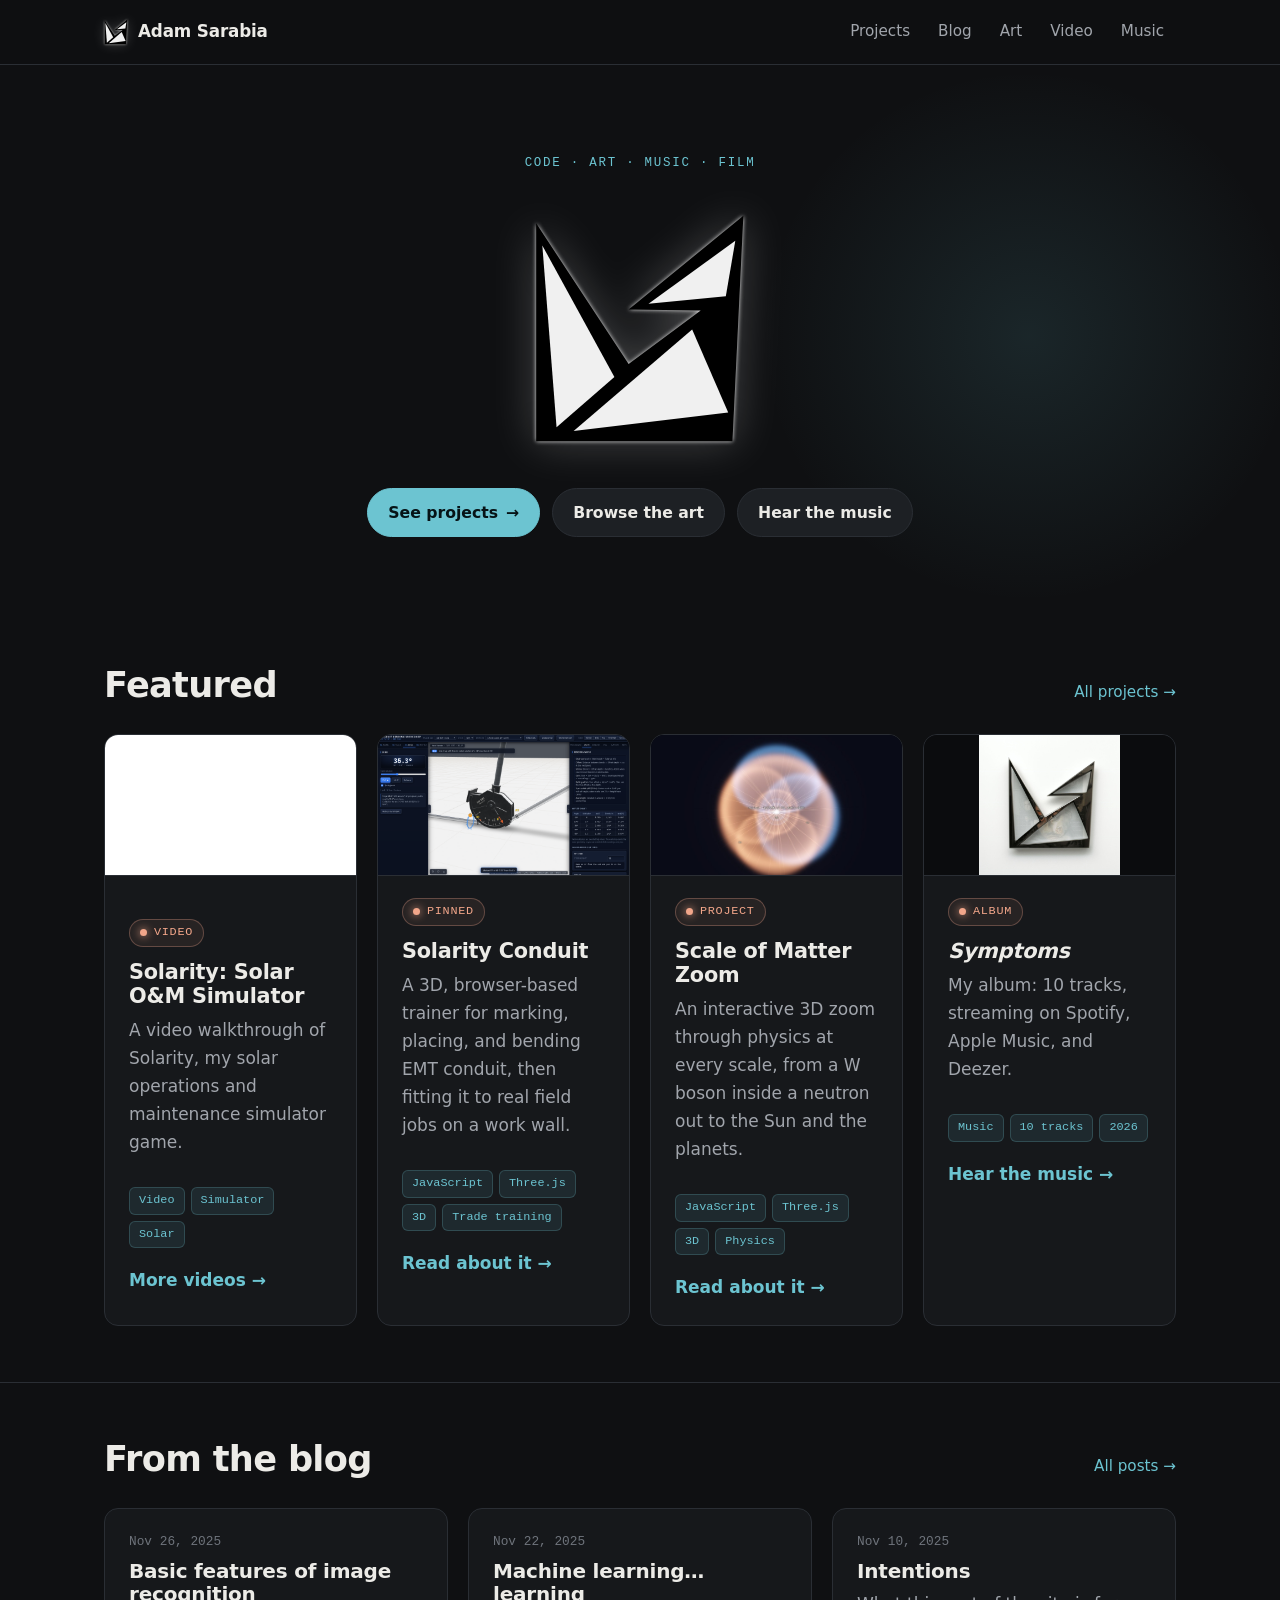
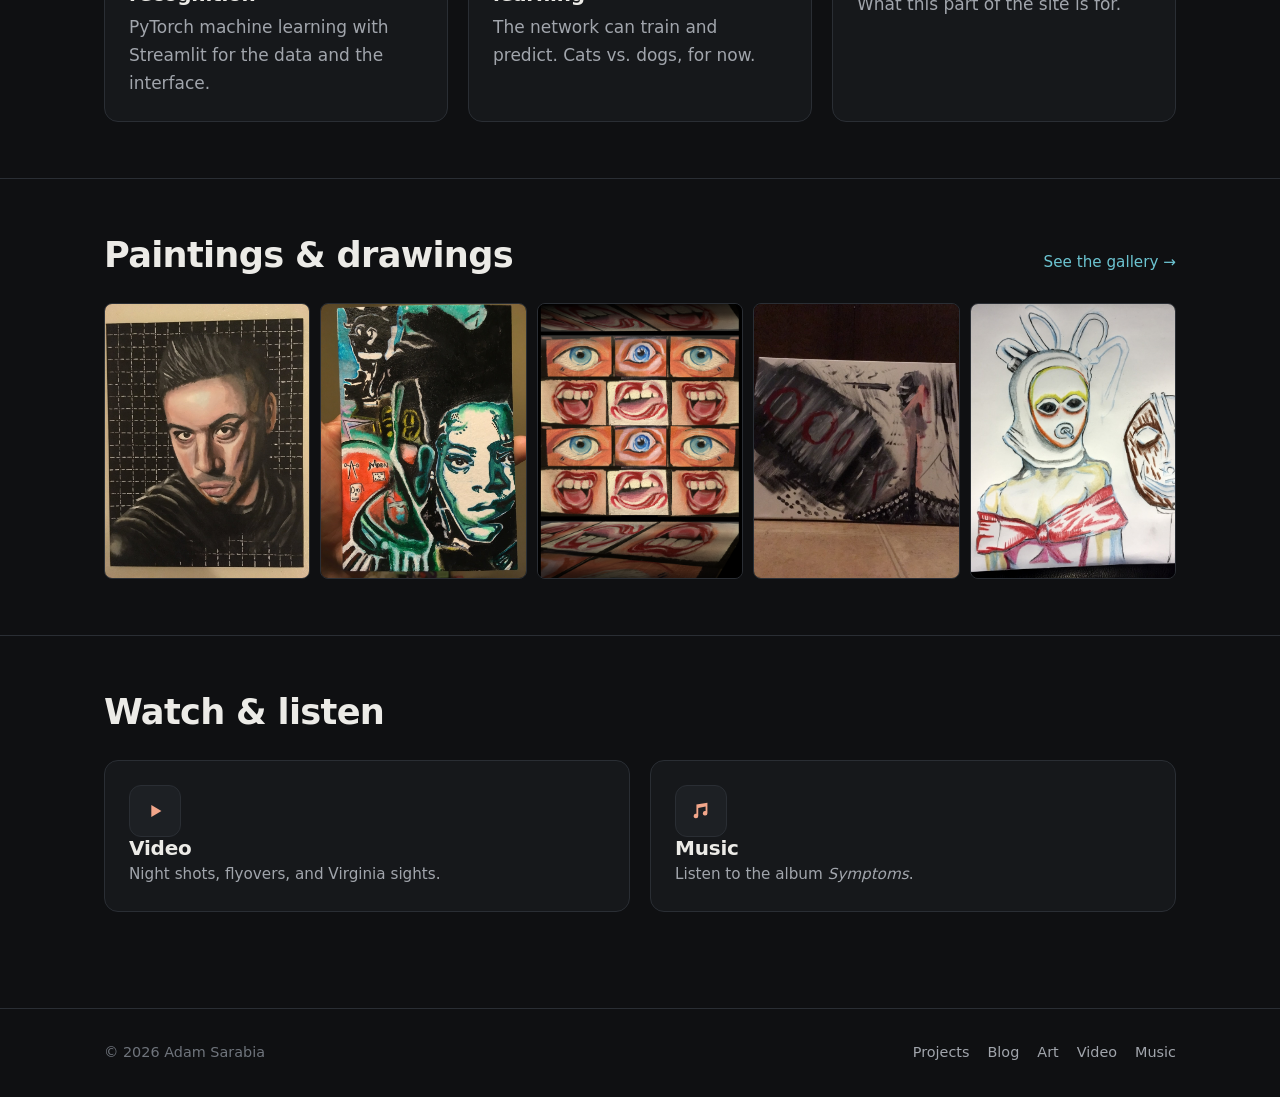
<file: index.html>
<!DOCTYPE html>
<html lang="en">
<head>
  <meta charset="utf-8">
  <meta name="viewport" content="width=device-width, initial-scale=1">
  <title>Adam Sarabia · code, art, video &amp; music</title>
  <meta name="description" content="Programming projects, paintings, drawings, video, and music.">
  <meta property="og:title" content="Adam Sarabia">
  <meta property="og:description" content="Programming projects, paintings, drawings, video, and music.">
  <link rel="icon" href="assets/img/favicon.svg" type="image/svg+xml">
  <link rel="stylesheet" href="assets/css/style.css">
</head>
<body>
  <a class="skip-link" href="#main">Skip to content</a>

  <header class="site-header">
    <div class="container">
      <a class="brand" href="index.html"><img src="assets/img/logo.svg" alt="" width="24" height="26">Adam Sarabia</a>
      <button class="nav-toggle" type="button" aria-expanded="false" aria-controls="site-nav" aria-label="Menu"><span></span></button>
      <nav class="site-nav" id="site-nav" aria-label="Main">
        <ul>
          <li><a href="projects.html">Projects</a></li>
          <li><a href="blog.html">Blog</a></li>
          <li><a href="art.html">Art</a></li>
          <li><a href="video.html">Video</a></li>
          <li><a href="music.html">Music</a></li>
        </ul>
      </nav>
    </div>
  </header>

  <main id="main">
    <!-- Hero -->
    <section class="hero">
      <div class="container hero-center">
        <p class="eyebrow hero-tagline">Code · Art · Music · Film</p>
        <div class="hero-mark">
          <img src="assets/img/logo.svg" alt="" width="260" height="281">
        </div>
        <div class="hero-actions">
          <a class="btn btn-primary" href="projects.html">See projects <span class="arrow" aria-hidden="true">&rarr;</span></a>
          <a class="btn" href="art.html">Browse the art</a>
          <a class="btn" href="music.html">Hear the music</a>
        </div>
      </div>
    </section>

    <!-- Featured project -->
    <section class="section feature-wrap">
      <div class="container">
        <div class="section-head">
          <h2>Featured</h2>
          <a href="projects.html">All projects &rarr;</a>
        </div>
        <div class="feature-pair feature-quad">
        <div class="card feature">
          <div class="feature-media">
            <iframe src="https://www.youtube-nocookie.com/embed/KiwIiItYXFU" title="Solarity - Solar O&amp;M Simulator" loading="lazy" allow="accelerometer; encrypted-media; gyroscope; picture-in-picture; fullscreen" referrerpolicy="strict-origin-when-cross-origin" allowfullscreen></iframe>
          </div>
          <div class="card-body">
            <span class="badge">Video</span>
            <h3 style="margin-top:14px;font-size:1.6rem">Solarity: Solar O&amp;M Simulator</h3>
            <p class="muted">A video walkthrough of Solarity, my solar operations and maintenance simulator game.</p>
            <ul class="tags">
              <li>Video</li><li>Simulator</li><li>Solar</li>
            </ul>
            <a href="video.html" style="color:var(--accent);font-weight:600">More videos &rarr;</a>
          </div>
        </div>
        <a class="card feature" href="projects.html#solarity-conduit">
          <div class="feature-media">
            <img src="assets/img/projects/conduit-bending/bend.png" alt="Bending a 3-point saddle on a 3/4-inch EMT hand bender in the Solarity Conduit simulator" width="1600" height="900">
          </div>
          <div class="card-body">
            <span class="badge">Pinned</span>
            <h3 style="margin-top:14px;font-size:1.6rem">Solarity Conduit</h3>
            <p class="muted">A 3D, browser-based trainer for marking, placing, and bending EMT conduit, then fitting it to real field jobs on a work wall.</p>
            <ul class="tags">
              <li>JavaScript</li><li>Three.js</li><li>3D</li><li>Trade training</li>
            </ul>
            <span style="color:var(--accent);font-weight:600">Read about it &rarr;</span>
          </div>
        </a>
        <a class="card feature" href="projects.html#scale-zoom">
          <div class="feature-media">
            <img src="assets/img/projects/scale-zoom/atom.jpg" alt="A carbon-14 atom in Scale of Matter Zoom: glowing electron clouds around a tiny bright nucleus" width="1200" height="675">
          </div>
          <div class="card-body">
            <span class="badge">Project</span>
            <h3 style="margin-top:14px;font-size:1.6rem">Scale of Matter Zoom</h3>
            <p class="muted">An interactive 3D zoom through physics at every scale, from a W boson inside a neutron out to the Sun and the planets.</p>
            <ul class="tags">
              <li>JavaScript</li><li>Three.js</li><li>3D</li><li>Physics</li>
            </ul>
            <span style="color:var(--accent);font-weight:600">Read about it &rarr;</span>
          </div>
        </a>
        <a class="card feature" href="music.html">
          <div class="feature-media feature-media-album">
            <img src="assets/img/music/symptoms-cover.jpg" alt="Album cover for Symptoms" width="1000" height="1000">
          </div>
          <div class="card-body">
            <span class="badge">Album</span>
            <h3 style="margin-top:14px;font-size:1.6rem"><em>Symptoms</em></h3>
            <p class="muted">My album: 10 tracks, streaming on Spotify, Apple Music, and Deezer.</p>
            <ul class="tags">
              <li>Music</li><li>10 tracks</li><li>2026</li>
            </ul>
            <span style="color:var(--accent);font-weight:600">Hear the music &rarr;</span>
          </div>
        </a>
        </div>
      </div>
    </section>

    <!-- Latest posts -->
    <section class="section">
      <div class="container">
        <div class="section-head">
          <h2>From the blog</h2>
          <a href="blog.html">All posts &rarr;</a>
        </div>
        <div class="grid grid-3">
          <a class="card post-card" href="blog.html#basic-features-of-image-recognition">
            <div class="card-body">
              <time datetime="2025-11-26">Nov 26, 2025</time>
              <h3>Basic features of image recognition</h3>
              <p class="muted">PyTorch machine learning with Streamlit for the data and the interface.</p>
            </div>
          </a>
          <a class="card post-card" href="blog.html#machine-learning-learning">
            <div class="card-body">
              <time datetime="2025-11-22">Nov 22, 2025</time>
              <h3>Machine learning… learning</h3>
              <p class="muted">The network can train and predict. Cats vs. dogs, for now.</p>
            </div>
          </a>
          <a class="card post-card" href="blog.html#intentions">
            <div class="card-body">
              <time datetime="2025-11-10">Nov 10, 2025</time>
              <h3>Intentions</h3>
              <p class="muted">What this part of the site is for.</p>
            </div>
          </a>
        </div>
      </div>
    </section>

    <!-- Art preview -->
    <section class="section">
      <div class="container">
        <div class="section-head">
          <h2>Paintings &amp; drawings</h2>
          <a href="art.html">See the gallery &rarr;</a>
        </div>
        <div class="art-strip">
          <a href="art.html#paintings"><img src="assets/img/art/paintings/painting-04.jpg" alt="Painting: realistic portrait of a man against a grid background" loading="lazy" width="800" height="1066"></a>
          <a href="art.html#paintings"><img src="assets/img/art/paintings/painting-02.jpg" alt="Painting: portrait of a woman framed by bold black, teal, and red shapes" loading="lazy" width="800" height="1066"></a>
          <a href="art.html#paintings"><img src="assets/img/art/paintings/painting-01.png" alt="Painting: grid of painted eyes and open mouths" loading="lazy" width="565" height="800"></a>
          <a href="art.html#paintings"><img src="assets/img/art/paintings/painting-11.jpg" alt="Painting: black, gray, and white abstract with red circles and a pink stroke" loading="lazy" width="720" height="1278"></a>
          <a href="art.html#drawings"><img src="assets/img/art/drawings/drawing-12.jpg" alt="Drawing: two masked figures in color" loading="lazy" width="1066" height="800"></a>
        </div>
      </div>
    </section>

    <!-- Watch & listen -->
    <section class="section">
      <div class="container">
        <div class="section-head"><h2>Watch &amp; listen</h2></div>
        <div class="grid grid-2">
          <a class="card tile" href="video.html">
            <span class="tile-icon" aria-hidden="true">
              <svg width="22" height="22" viewBox="0 0 24 24" fill="currentColor"><path d="M8 5.5v13l11-6.5z"/></svg>
            </span>
            <span><h3>Video</h3><p>Night shots, flyovers, and Virginia sights.</p></span>
          </a>
          <a class="card tile" href="music.html">
            <span class="tile-icon" aria-hidden="true">
              <svg width="22" height="22" viewBox="0 0 24 24" fill="currentColor"><path d="M9 17.5a2.5 2.5 0 1 1-2-2.45V5l12-2v11.5a2.5 2.5 0 1 1-2-2.45V7.2L9 8.6z"/></svg>
            </span>
            <span><h3>Music</h3><p>Listen to the album <em>Symptoms</em>.</p></span>
          </a>
        </div>
      </div>
    </section>
  </main>

  <footer class="site-footer">
    <div class="container">
      <span>&copy; <span id="year">2026</span> Adam Sarabia</span>
      <nav aria-label="Footer">
        <a href="projects.html">Projects</a>
        <a href="blog.html">Blog</a>
        <a href="art.html">Art</a>
        <a href="video.html">Video</a>
        <a href="music.html">Music</a>
      </nav>
    </div>
  </footer>

  <script src="assets/js/site.js" defer></script>
  <!-- Visitor stats: GoatCounter (no cookies, no personal data) -->
  <script data-goatcounter="https://adamsarabia.goatcounter.com/count" async src="https://gc.zgo.at/count.js"></script>
</body>
</html>
</file>
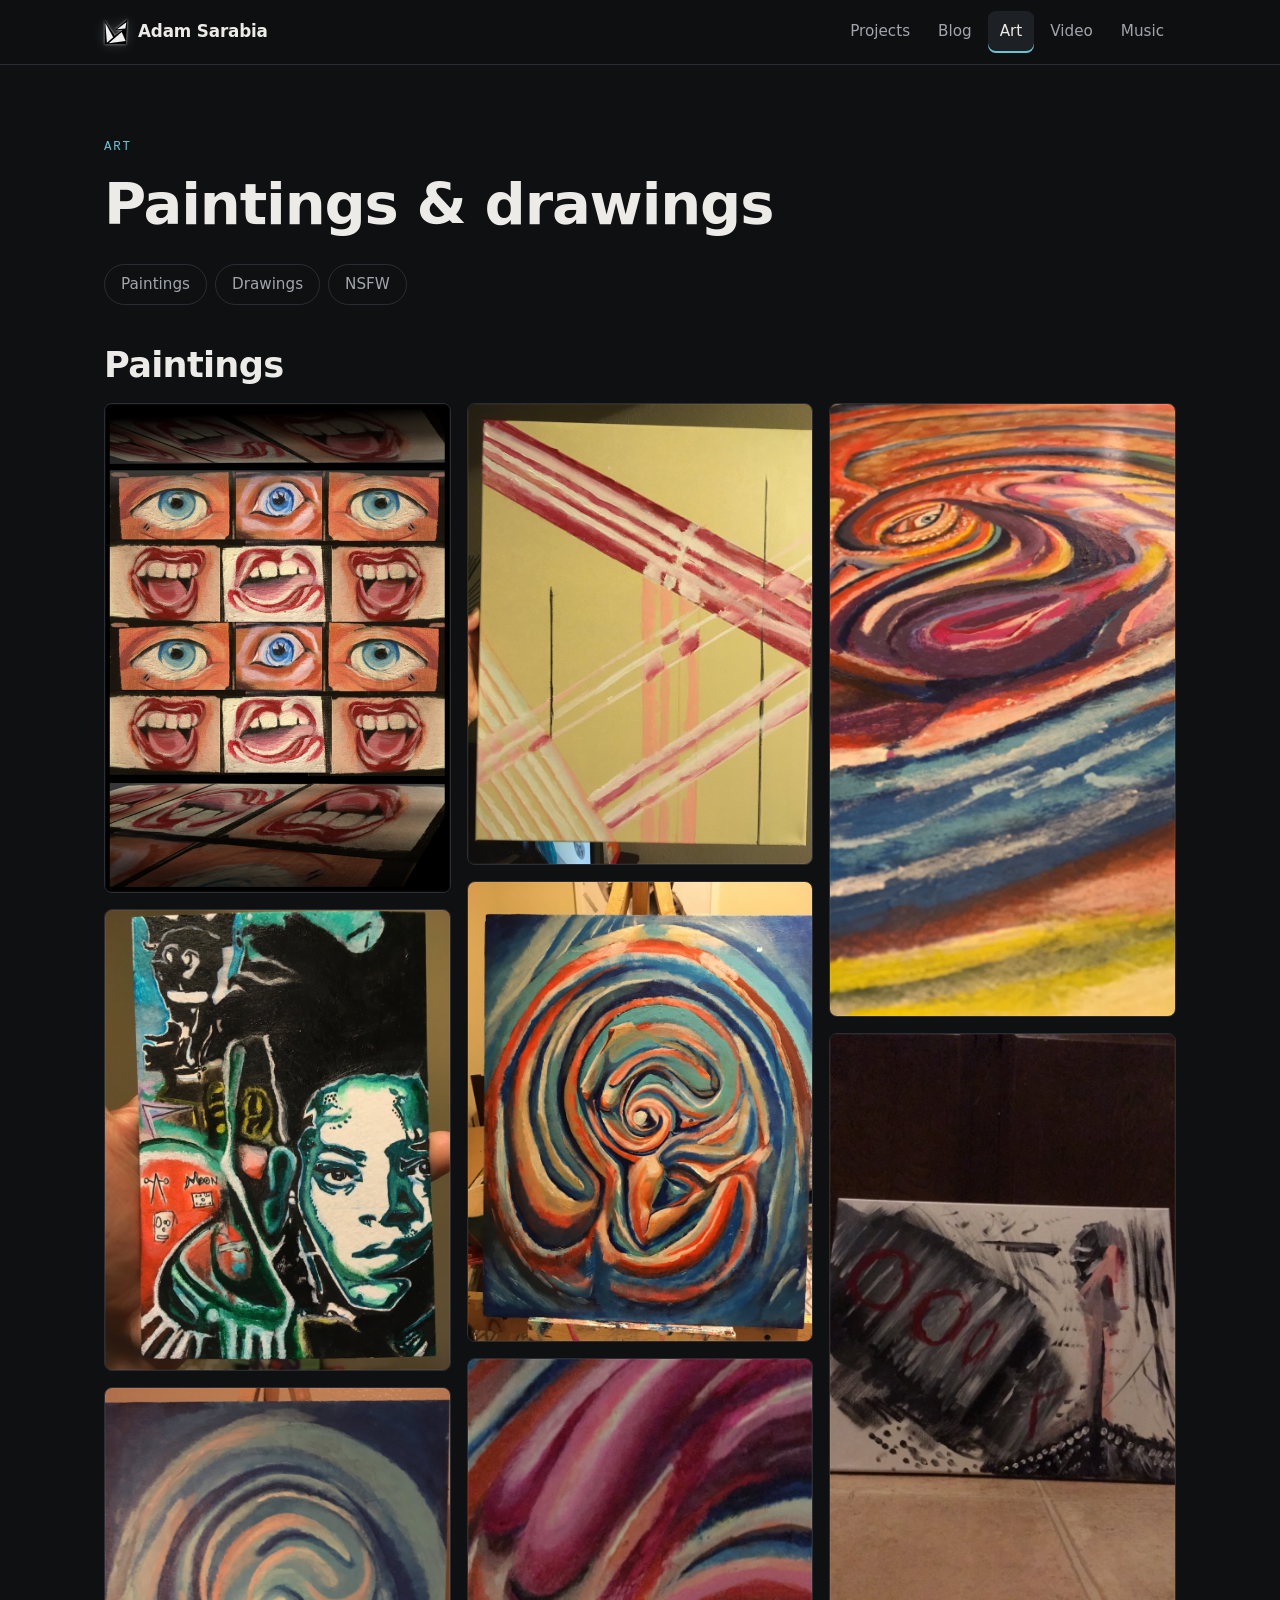
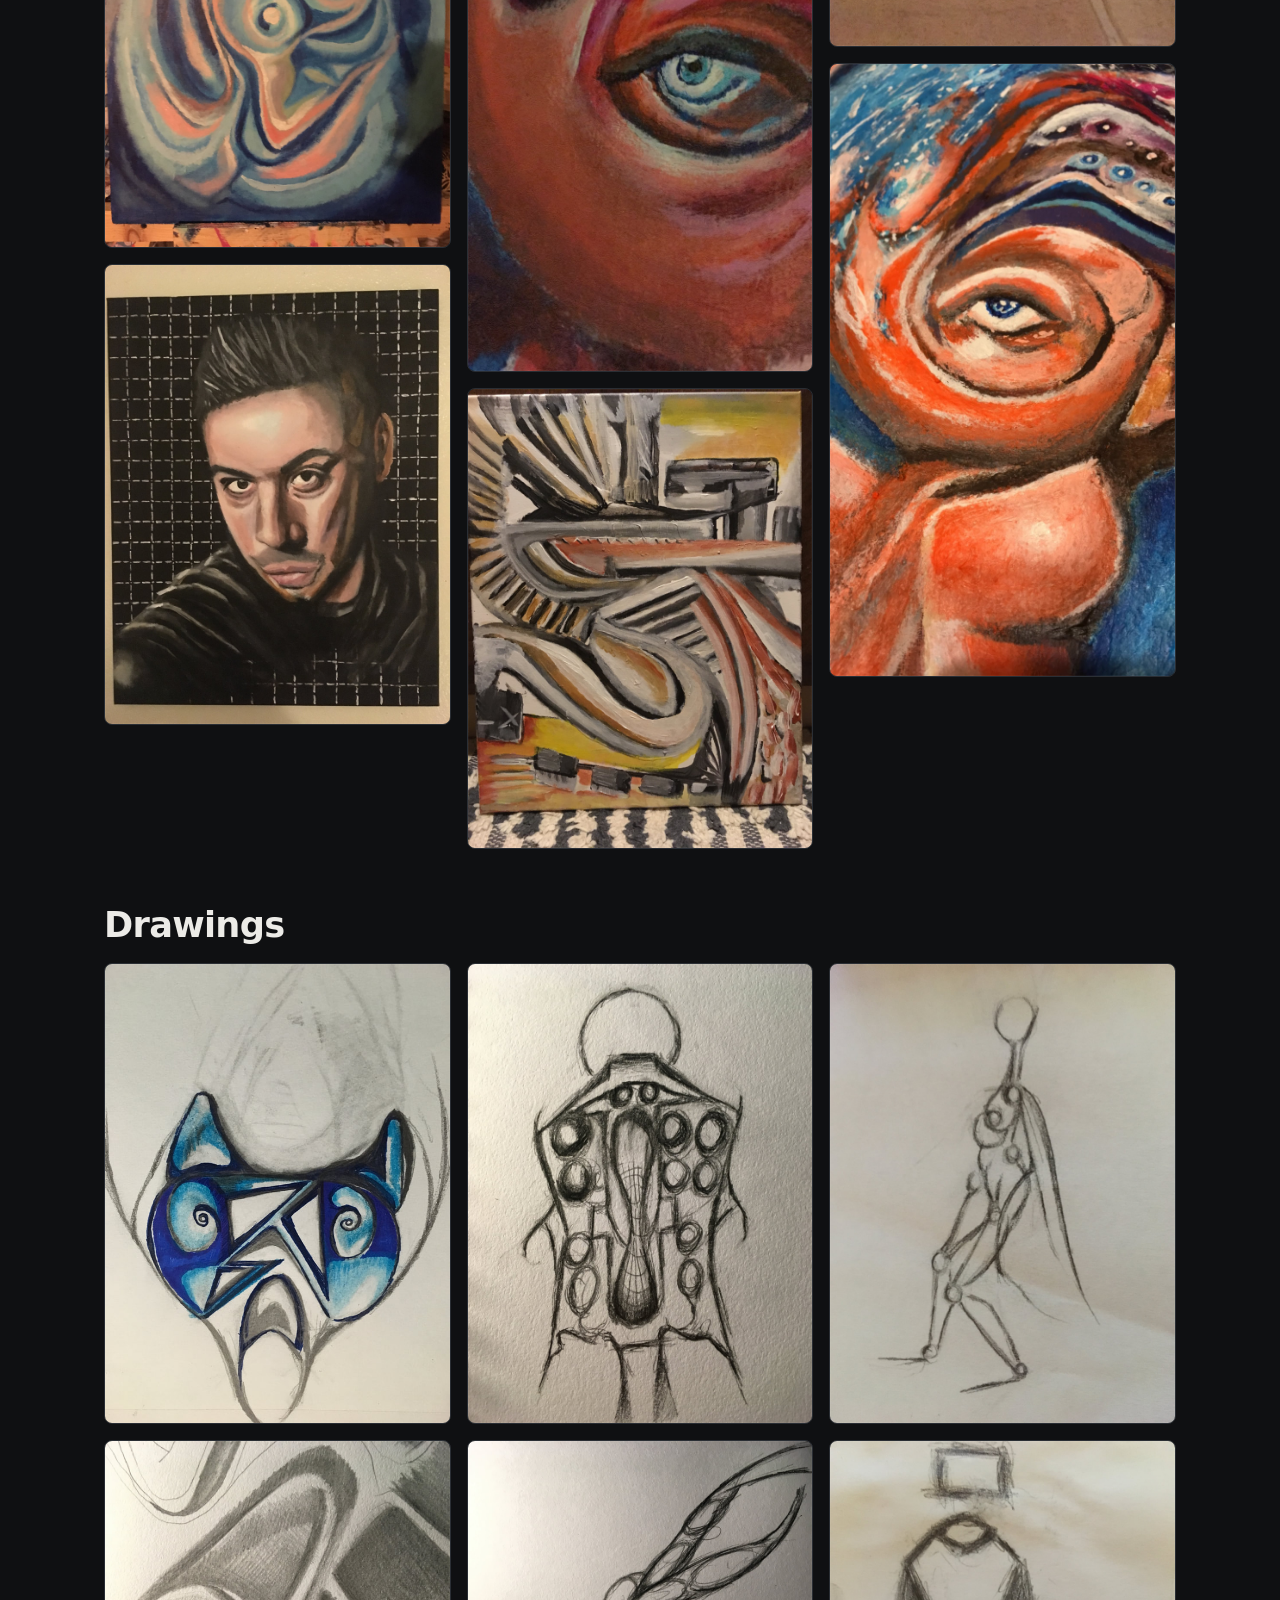
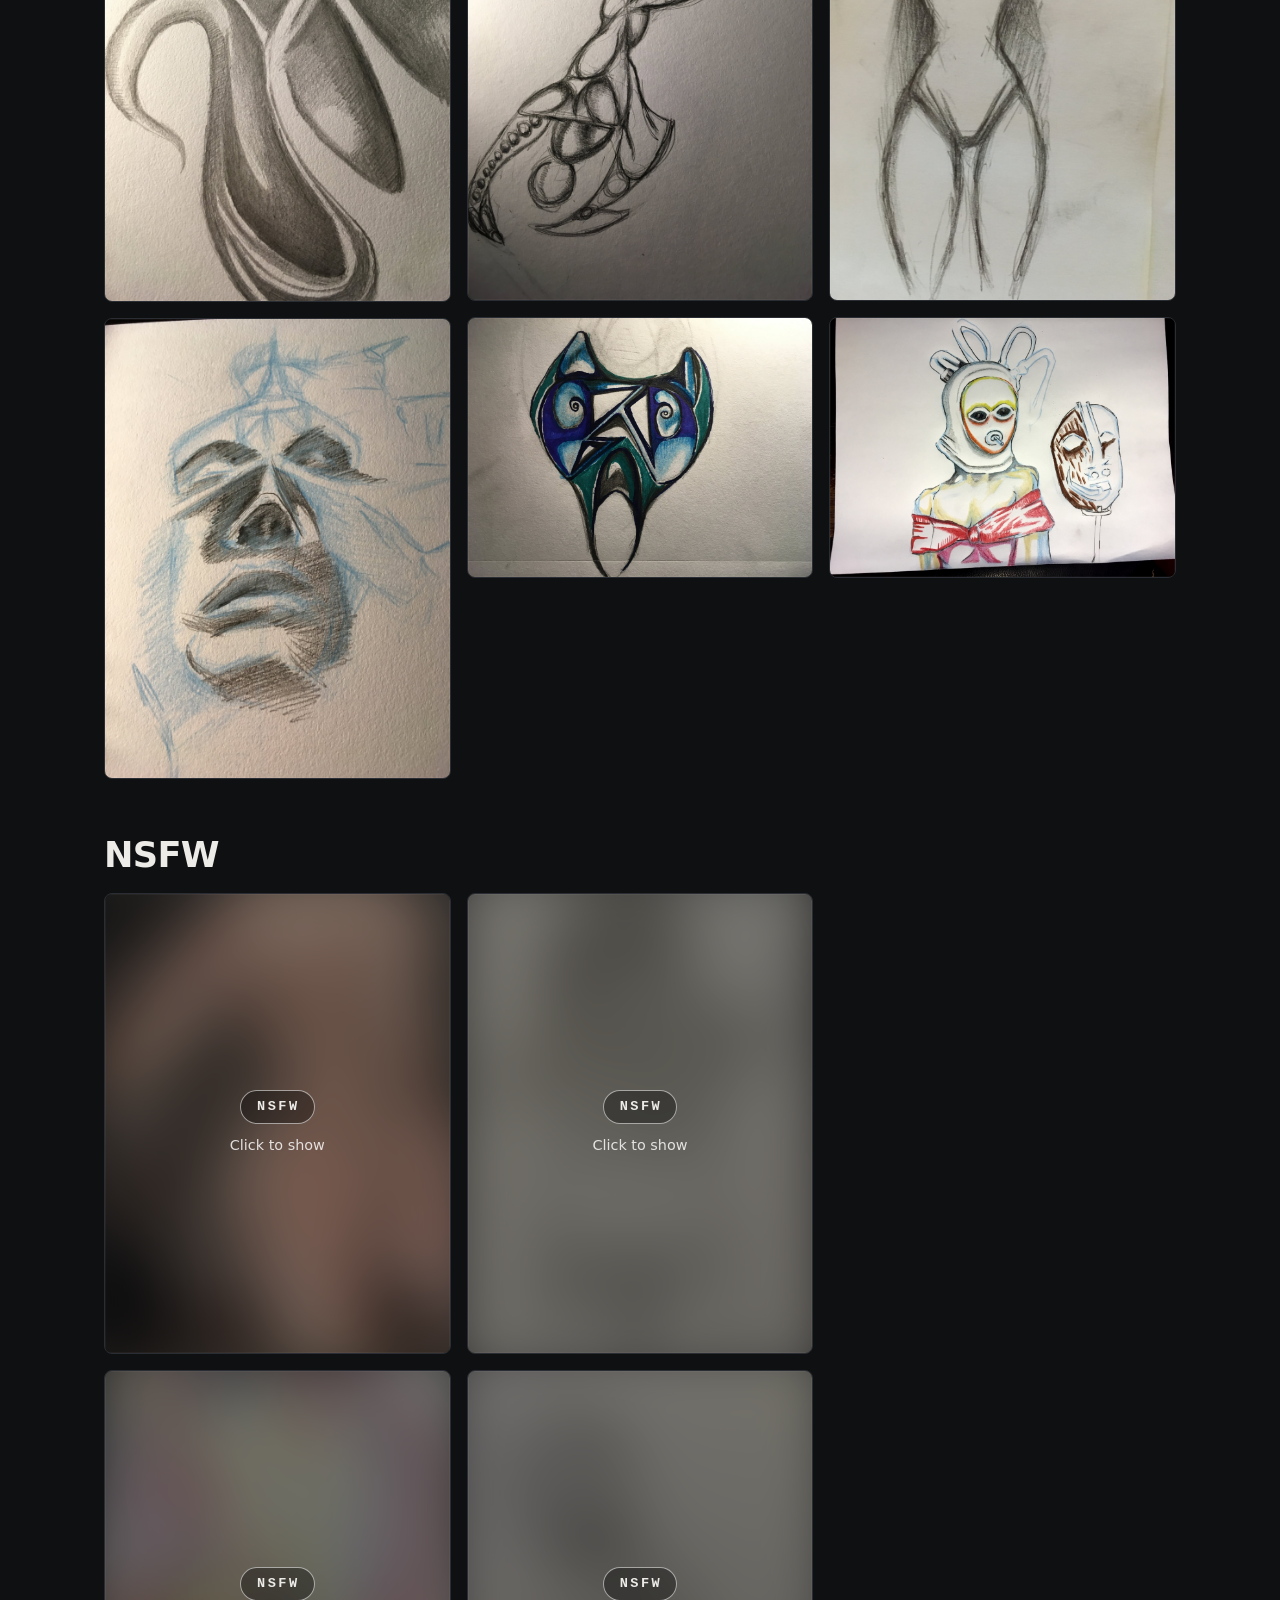
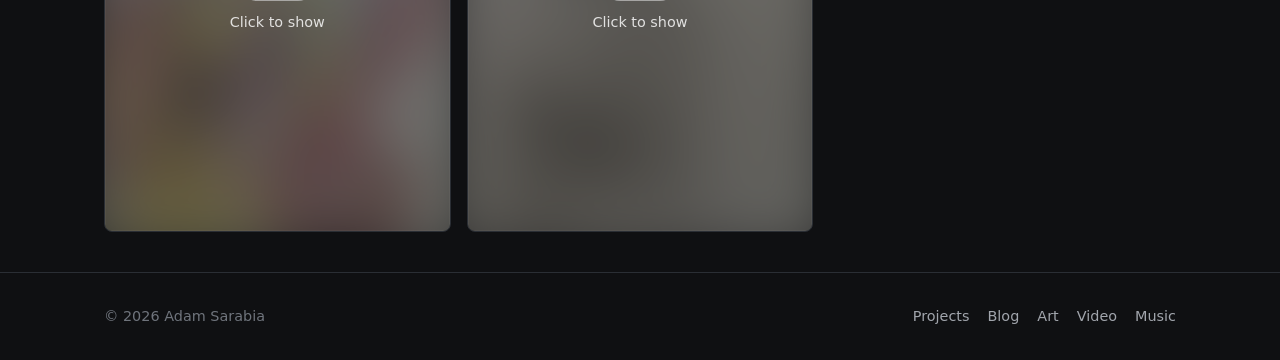
<file: art.html>
<!DOCTYPE html>
<html lang="en">
<head>
  <meta charset="utf-8">
  <meta name="viewport" content="width=device-width, initial-scale=1">
  <title>Art · Adam Sarabia</title>
  <meta name="description" content="Paintings and drawings.">
  <link rel="icon" href="assets/img/favicon.svg" type="image/svg+xml">
  <link rel="stylesheet" href="assets/css/style.css">
</head>
<body>
  <a class="skip-link" href="#main">Skip to content</a>

  <header class="site-header">
    <div class="container">
      <a class="brand" href="index.html"><img src="assets/img/logo.svg" alt="" width="24" height="26">Adam Sarabia</a>
      <button class="nav-toggle" type="button" aria-expanded="false" aria-controls="site-nav" aria-label="Menu"><span></span></button>
      <nav class="site-nav" id="site-nav" aria-label="Main">
        <ul>
          <li><a href="projects.html">Projects</a></li>
          <li><a href="blog.html">Blog</a></li>
          <li><a href="art.html" aria-current="page">Art</a></li>
          <li><a href="video.html">Video</a></li>
          <li><a href="music.html">Music</a></li>
        </ul>
      </nav>
    </div>
  </header>

  <main id="main">
    <div class="container">
      <header class="page-head">
        <p class="eyebrow">Art</p>
        <h1>Paintings &amp; drawings</h1>
        <nav class="subnav" aria-label="Art sections">
          <a href="#paintings">Paintings</a>
          <a href="#drawings">Drawings</a>
          <a href="#nsfw">NSFW</a>
        </nav>
      </header>

      <!-- To add a piece: put the image in assets/img/art/paintings (or drawings),
           then copy one <a ...><img ...></a> line and change the file name and alt text.
           Pieces with nudity go in the NSFW section at the bottom. Keep class="nsfw" on their <a> tag
           so each one stays blurred behind an "NSFW · Click to show" cover until it's clicked. -->

      <section class="art-section" id="paintings" aria-labelledby="paintings-title">
        <h2 id="paintings-title">Paintings</h2>
        <div class="gallery">
          <a href="assets/img/art/paintings/painting-01.png" data-lightbox="paintings"><img src="assets/img/art/paintings/painting-01.png" alt="Grid of painted eyes and open mouths in warm tones" width="565" height="800" loading="lazy"></a>
          <a href="assets/img/art/paintings/painting-02.jpg" data-lightbox="paintings"><img src="assets/img/art/paintings/painting-02.jpg" alt="Portrait of a woman framed by bold black, teal, and red shapes" width="800" height="1066" loading="lazy"></a>
          <a href="assets/img/art/paintings/painting-03.jpg" data-lightbox="paintings"><img src="assets/img/art/paintings/painting-03.jpg" alt="Swirling abstract in blues and peach" width="800" height="1066" loading="lazy"></a>
          <a href="assets/img/art/paintings/painting-04.jpg" data-lightbox="paintings"><img src="assets/img/art/paintings/painting-04.jpg" alt="Realistic portrait of a man against a grid background" width="800" height="1066" loading="lazy"></a>
          <a href="assets/img/art/paintings/painting-05.jpg" data-lightbox="paintings"><img src="assets/img/art/paintings/painting-05.jpg" alt="Crossing pink and red stripes over pale yellow" width="800" height="1066" loading="lazy"></a>
          <a href="assets/img/art/paintings/painting-07.jpg" data-lightbox="paintings"><img src="assets/img/art/paintings/painting-07.jpg" alt="Concentric swirls in orange, blue, and cream" width="800" height="1066" loading="lazy"></a>
          <a href="assets/img/art/paintings/painting-08.jpg" data-lightbox="paintings"><img src="assets/img/art/paintings/painting-08.jpg" alt="Close-up of a blue eye in red and purple brushstrokes" width="720" height="1278" loading="lazy"></a>
          <a href="assets/img/art/paintings/painting-09.jpg" data-lightbox="paintings"><img src="assets/img/art/paintings/painting-09.jpg" alt="Curving gray and white bands with yellow accents" width="800" height="1066" loading="lazy"></a>
          <a href="assets/img/art/paintings/painting-10.jpg" data-lightbox="paintings"><img src="assets/img/art/paintings/painting-10.jpg" alt="Swirling bands of red, blue, purple, and yellow" width="720" height="1278" loading="lazy"></a>
          <a href="assets/img/art/paintings/painting-11.jpg" data-lightbox="paintings"><img src="assets/img/art/paintings/painting-11.jpg" alt="Black, gray, and white abstract with red circles and a pink stroke" width="720" height="1278" loading="lazy"></a>
          <a href="assets/img/art/paintings/painting-12.jpg" data-lightbox="paintings"><img src="assets/img/art/paintings/painting-12.jpg" alt="A face with a blue eye emerging from orange and blue swirls" width="720" height="1278" loading="lazy"></a>
        </div>
      </section>

      <section class="art-section" id="drawings" aria-labelledby="drawings-title" style="margin-top:56px">
        <h2 id="drawings-title">Drawings</h2>
        <div class="gallery">
          <a href="assets/img/art/drawings/drawing-03.jpg" data-lightbox="drawings"><img src="assets/img/art/drawings/drawing-03.jpg" alt="Mask-like shape shaded in blue and black" width="600" height="800" loading="lazy"></a>
          <a href="assets/img/art/drawings/drawing-04.jpg" data-lightbox="drawings"><img src="assets/img/art/drawings/drawing-04.jpg" alt="Flowing graphite shapes" width="800" height="1066" loading="lazy"></a>
          <a href="assets/img/art/drawings/drawing-05.jpg" data-lightbox="drawings"><img src="assets/img/art/drawings/drawing-05.jpg" alt="Upturned face sketched in pencil with blue lines" width="800" height="1066" loading="lazy"></a>
          <a href="assets/img/art/drawings/drawing-06.jpg" data-lightbox="drawings"><img src="assets/img/art/drawings/drawing-06.jpg" alt="Stylized figure covered in oval shapes, in pencil" width="800" height="1066" loading="lazy"></a>
          <a href="assets/img/art/drawings/drawing-07.jpg" data-lightbox="drawings"><img src="assets/img/art/drawings/drawing-07.jpg" alt="Twisting, segmented form in pencil" width="800" height="1066" loading="lazy"></a>
          <a href="assets/img/art/drawings/drawing-08.jpg" data-lightbox="drawings"><img src="assets/img/art/drawings/drawing-08.jpg" alt="Blue and black mask-like shape, landscape version" width="1066" height="800" loading="lazy"></a>
          <a href="assets/img/art/drawings/drawing-10.jpg" data-lightbox="drawings"><img src="assets/img/art/drawings/drawing-10.jpg" alt="Pencil sketch of a slender figure in motion" width="800" height="1066" loading="lazy"></a>
          <a href="assets/img/art/drawings/drawing-11.jpg" data-lightbox="drawings"><img src="assets/img/art/drawings/drawing-11.jpg" alt="Stylized pencil figure with a square head" width="800" height="1066" loading="lazy"></a>
          <a href="assets/img/art/drawings/drawing-12.jpg" data-lightbox="drawings"><img src="assets/img/art/drawings/drawing-12.jpg" alt="Colored drawing of two masked figures" width="1066" height="800" loading="lazy"></a>
        </div>
      </section>

      <section class="art-section" id="nsfw" aria-labelledby="nsfw-title" style="margin-top:56px">
        <h2 id="nsfw-title">NSFW</h2>
        <div class="gallery">
          <a href="assets/img/art/paintings/painting-06.jpg" data-lightbox="nsfw" class="nsfw"><img src="assets/img/art/paintings/painting-06.jpg" alt="Nude female figure painted in pink, brown, and white" width="800" height="1066" loading="lazy"></a>
          <a href="assets/img/art/drawings/drawing-01.jpg" data-lightbox="nsfw" class="nsfw"><img src="assets/img/art/drawings/drawing-01.jpg" alt="Abstract nude figure in yellow, pink, and blue colored pencil, with flowing red lines" width="800" height="1066" loading="lazy"></a>
          <a href="assets/img/art/drawings/drawing-02.jpg" data-lightbox="nsfw" class="nsfw"><img src="assets/img/art/drawings/drawing-02.jpg" alt="Pencil drawing of a topless masked woman in a strappy harness" width="800" height="1066" loading="lazy"></a>
          <a href="assets/img/art/drawings/drawing-09.jpg" data-lightbox="nsfw" class="nsfw"><img src="assets/img/art/drawings/drawing-09.jpg" alt="Pencil drawing of a topless figure wearing a round, patterned helmet" width="800" height="1066" loading="lazy"></a>
        </div>
      </section>
    </div>
  </main>

  <footer class="site-footer">
    <div class="container">
      <span>&copy; <span id="year">2026</span> Adam Sarabia</span>
      <nav aria-label="Footer">
        <a href="projects.html">Projects</a>
        <a href="blog.html">Blog</a>
        <a href="art.html">Art</a>
        <a href="video.html">Video</a>
        <a href="music.html">Music</a>
      </nav>
    </div>
  </footer>

  <script src="assets/js/site.js" defer></script>
  <!-- Visitor stats: GoatCounter (no cookies, no personal data) -->
  <script data-goatcounter="https://adamsarabia.goatcounter.com/count" async src="https://gc.zgo.at/count.js"></script>
</body>
</html>
</file>
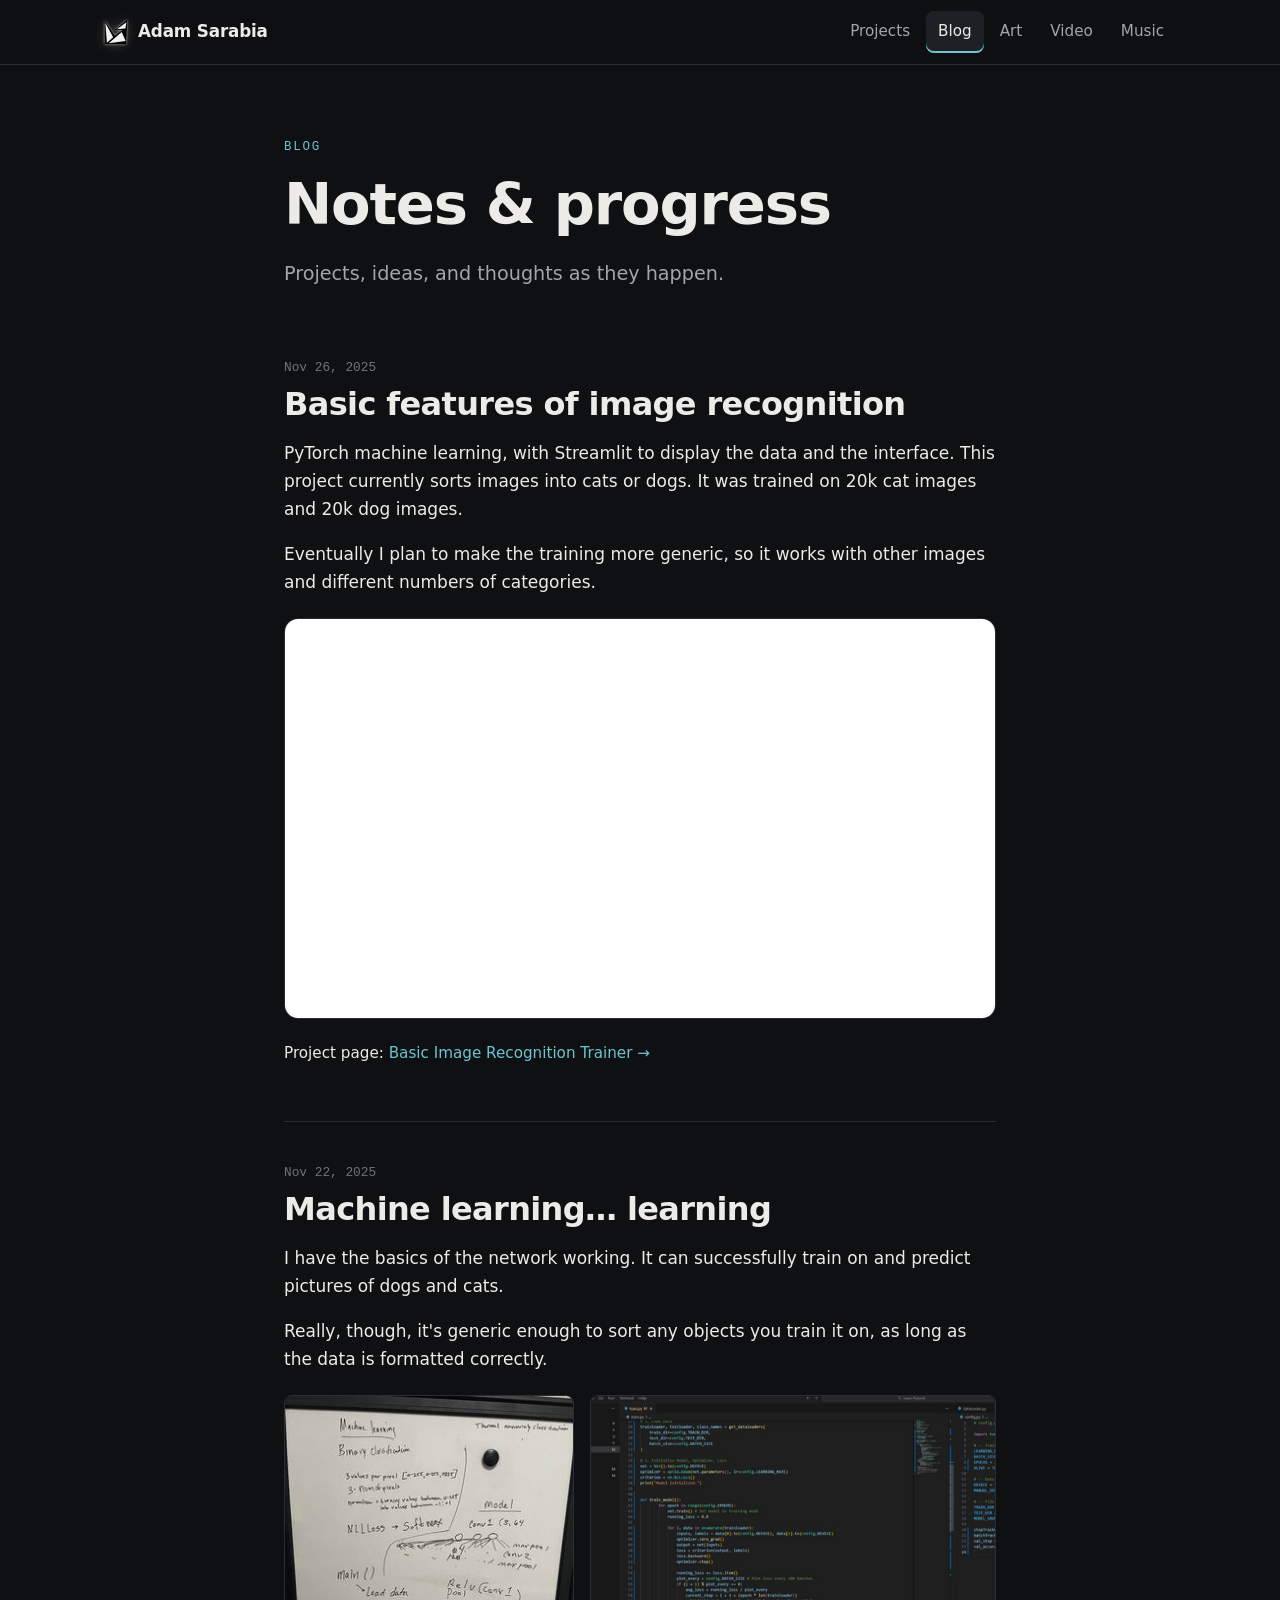
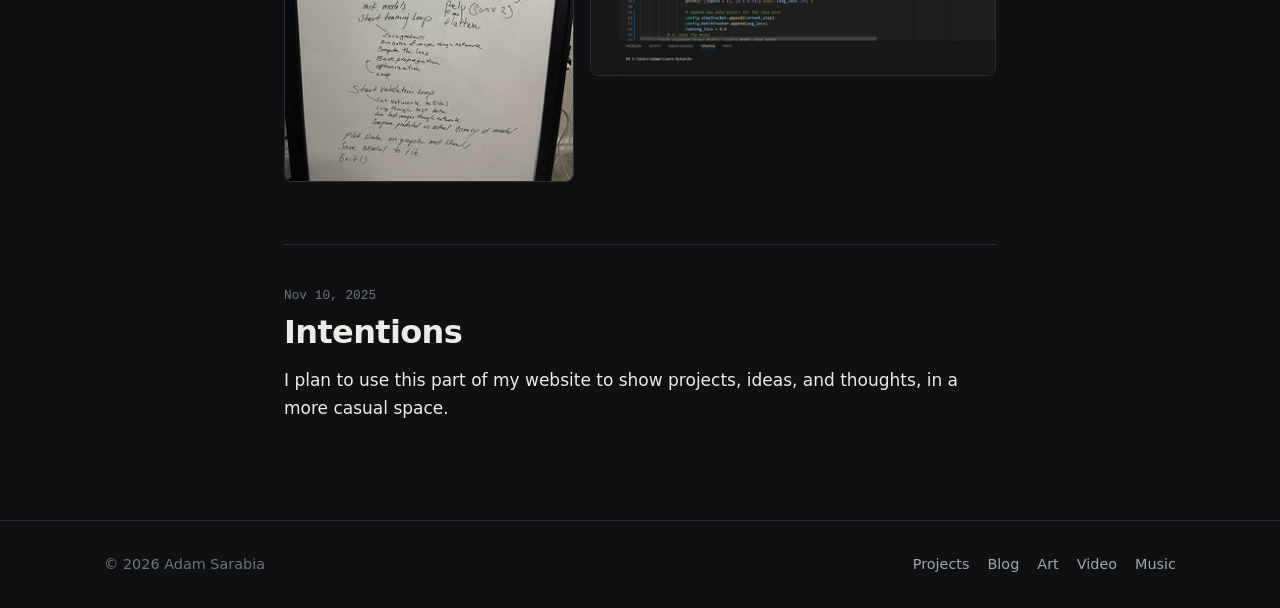
<file: blog.html>
<!DOCTYPE html>
<html lang="en">
<head>
  <meta charset="utf-8">
  <meta name="viewport" content="width=device-width, initial-scale=1">
  <title>Blog · Adam Sarabia</title>
  <meta name="description" content="Notes on projects and ideas.">
  <link rel="icon" href="assets/img/favicon.svg" type="image/svg+xml">
  <link rel="stylesheet" href="assets/css/style.css">
</head>
<body>
  <a class="skip-link" href="#main">Skip to content</a>

  <header class="site-header">
    <div class="container">
      <a class="brand" href="index.html"><img src="assets/img/logo.svg" alt="" width="24" height="26">Adam Sarabia</a>
      <button class="nav-toggle" type="button" aria-expanded="false" aria-controls="site-nav" aria-label="Menu"><span></span></button>
      <nav class="site-nav" id="site-nav" aria-label="Main">
        <ul>
          <li><a href="projects.html">Projects</a></li>
          <li><a href="blog.html" aria-current="page">Blog</a></li>
          <li><a href="art.html">Art</a></li>
          <li><a href="video.html">Video</a></li>
          <li><a href="music.html">Music</a></li>
        </ul>
      </nav>
    </div>
  </header>

  <main id="main">
    <div class="container narrow">
      <header class="page-head">
        <p class="eyebrow">Blog</p>
        <h1>Notes &amp; progress</h1>
        <p class="lede">Projects, ideas, and thoughts as they happen.</p>
      </header>

      <!-- ================================================================
           NEW POST: copy an <article> block, paste it ABOVE the newest one,
           and change the id, date, title, and text.
           ================================================================ -->

      <article class="post" id="basic-features-of-image-recognition">
        <time datetime="2025-11-26">Nov 26, 2025</time>
        <h2><a href="#basic-features-of-image-recognition">Basic features of image recognition</a></h2>
        <p>PyTorch machine learning, with Streamlit to display the data and the interface. This project currently sorts images into cats or dogs. It was trained on 20k cat images and 20k dog images.</p>
        <p>Eventually I plan to make the training more generic, so it works with other images and different numbers of categories.</p>
        <div class="embed">
          <iframe src="https://www.youtube-nocookie.com/embed/51FIJ_pHA_Q" title="Basic Image Recognition Trainer demo" loading="lazy" allow="accelerometer; encrypted-media; gyroscope; picture-in-picture; fullscreen" referrerpolicy="strict-origin-when-cross-origin" allowfullscreen></iframe>
        </div>
        <p class="post-footer">Project page: <a href="projects.html#image-recognition-trainer">Basic Image Recognition Trainer &rarr;</a></p>
      </article>

      <article class="post" id="machine-learning-learning">
        <time datetime="2025-11-22">Nov 22, 2025</time>
        <h2><a href="#machine-learning-learning">Machine learning… learning</a></h2>
        <p>I have the basics of the network working. It can successfully train on and predict pictures of dogs and cats.</p>
        <p>Really, though, it's generic enough to sort any objects you train it on, as long as the data is formatted correctly.</p>
        <div class="figures">
          <figure>
            <a href="assets/img/projects/image-classifier/whiteboard.jpg" data-lightbox="ml-post">
              <img src="assets/img/projects/image-classifier/whiteboard.jpg" alt="Whiteboard notes planning the model and the training loop" width="293" height="391" loading="lazy">
            </a>
          </figure>
          <figure>
            <a href="assets/img/projects/image-classifier/training-code.png" data-lightbox="ml-post">
              <img src="assets/img/projects/image-classifier/training-code.png" alt="The PyTorch training loop in VS Code" width="495" height="341" loading="lazy">
            </a>
          </figure>
        </div>
      </article>

      <article class="post" id="intentions">
        <time datetime="2025-11-10">Nov 10, 2025</time>
        <h2><a href="#intentions">Intentions</a></h2>
        <p>I plan to use this part of my website to show projects, ideas, and thoughts, in a more casual space.</p>
      </article>
    </div>
  </main>

  <footer class="site-footer">
    <div class="container">
      <span>&copy; <span id="year">2026</span> Adam Sarabia</span>
      <nav aria-label="Footer">
        <a href="projects.html">Projects</a>
        <a href="blog.html">Blog</a>
        <a href="art.html">Art</a>
        <a href="video.html">Video</a>
        <a href="music.html">Music</a>
      </nav>
    </div>
  </footer>

  <script src="assets/js/site.js" defer></script>
  <!-- Visitor stats: GoatCounter (no cookies, no personal data) -->
  <script data-goatcounter="https://adamsarabia.goatcounter.com/count" async src="https://gc.zgo.at/count.js"></script>
</body>
</html>
</file>
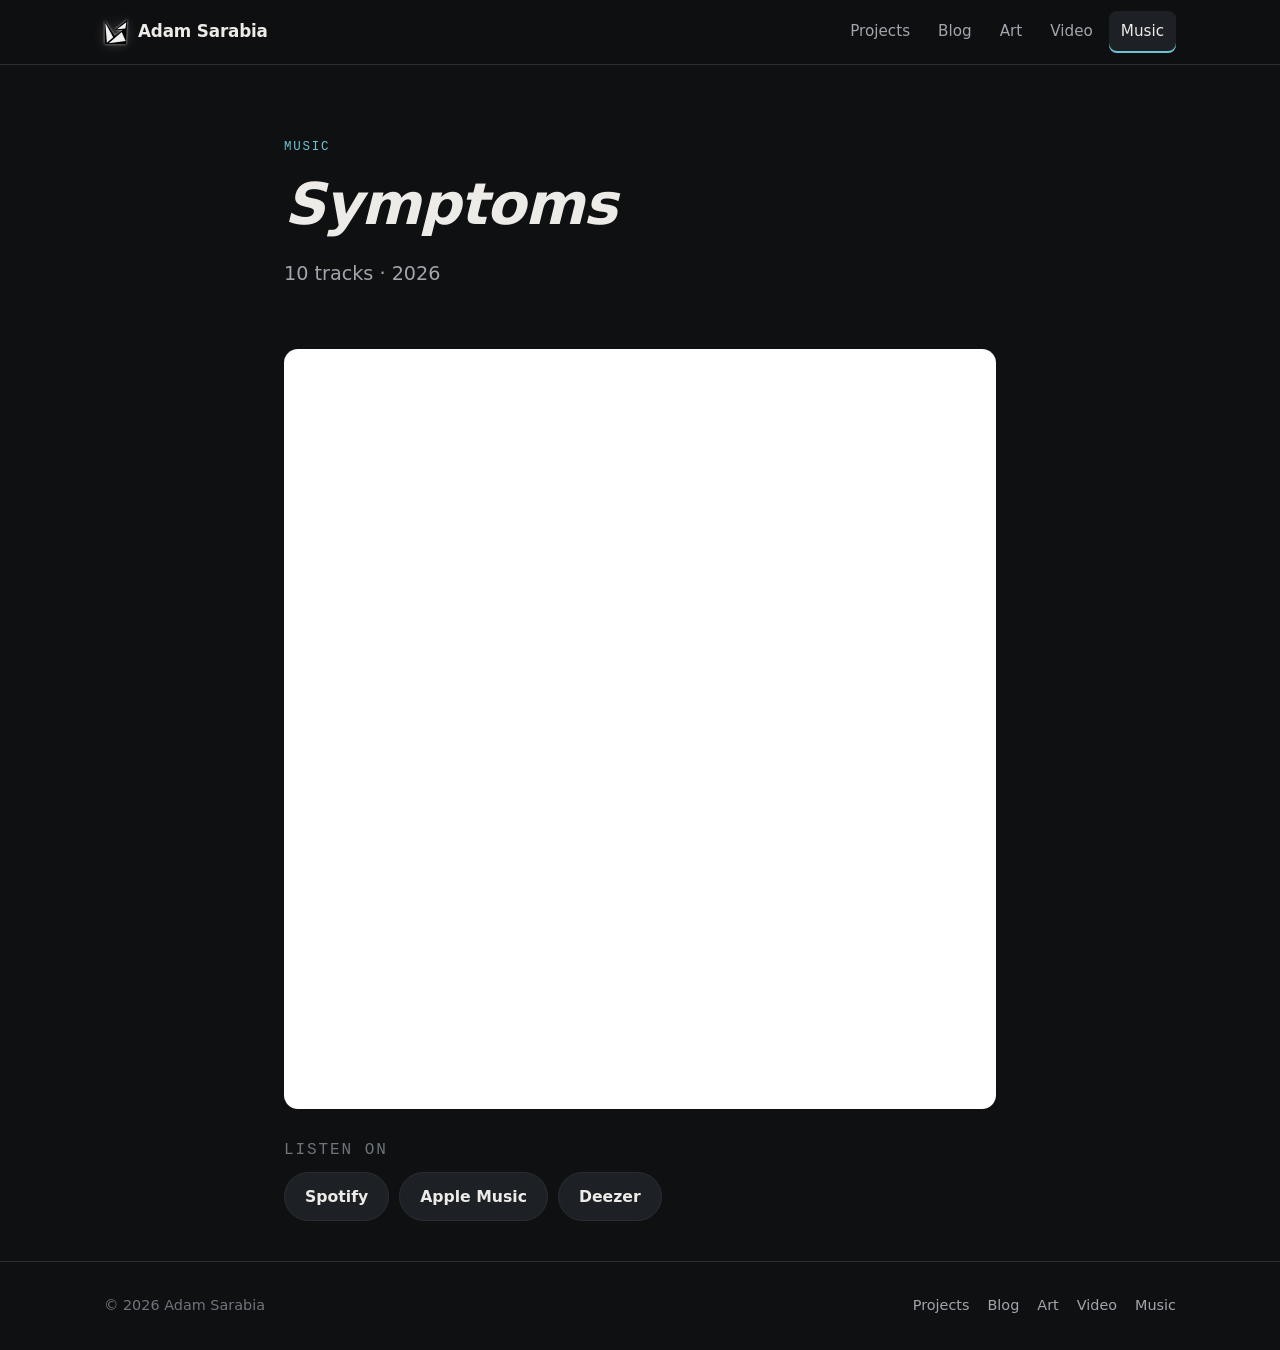
<file: music.html>
<!DOCTYPE html>
<html lang="en">
<head>
  <meta charset="utf-8">
  <meta name="viewport" content="width=device-width, initial-scale=1">
  <title>Music · Adam Sarabia</title>
  <meta name="description" content="Listen to the album Symptoms.">
  <link rel="icon" href="assets/img/favicon.svg" type="image/svg+xml">
  <link rel="stylesheet" href="assets/css/style.css">
</head>
<body>
  <a class="skip-link" href="#main">Skip to content</a>

  <header class="site-header">
    <div class="container">
      <a class="brand" href="index.html"><img src="assets/img/logo.svg" alt="" width="24" height="26">Adam Sarabia</a>
      <button class="nav-toggle" type="button" aria-expanded="false" aria-controls="site-nav" aria-label="Menu"><span></span></button>
      <nav class="site-nav" id="site-nav" aria-label="Main">
        <ul>
          <li><a href="projects.html">Projects</a></li>
          <li><a href="blog.html">Blog</a></li>
          <li><a href="art.html">Art</a></li>
          <li><a href="video.html">Video</a></li>
          <li><a href="music.html" aria-current="page">Music</a></li>
        </ul>
      </nav>
    </div>
  </header>

  <main id="main">
    <div class="container narrow">
      <header class="page-head">
        <p class="eyebrow">Music</p>
        <h1><em>Symptoms</em></h1>
        <p class="lede">10 tracks · 2026</p>
      </header>

      <iframe class="spotify spotify-full" src="https://open.spotify.com/embed/album/2aB5ClerDhtkDPxw2i8XnG?utm_source=generator&amp;theme=0" title="Symptoms on Spotify" loading="lazy" allow="autoplay; clipboard-write; encrypted-media; fullscreen; picture-in-picture"></iframe>

      <!-- To add another platform, copy a link line and change the address and name. -->
      <h2 class="listen-title">Listen on</h2>
      <div class="listen-links">
        <a class="btn" href="https://open.spotify.com/album/2aB5ClerDhtkDPxw2i8XnG">Spotify</a>
        <a class="btn" href="https://music.apple.com/us/album/symptoms/1865733980">Apple Music</a>
        <a class="btn" href="https://www.deezer.com/album/888802612">Deezer</a>
      </div>
    </div>
  </main>

  <footer class="site-footer">
    <div class="container">
      <span>&copy; <span id="year">2026</span> Adam Sarabia</span>
      <nav aria-label="Footer">
        <a href="projects.html">Projects</a>
        <a href="blog.html">Blog</a>
        <a href="art.html">Art</a>
        <a href="video.html">Video</a>
        <a href="music.html">Music</a>
      </nav>
    </div>
  </footer>

  <script src="assets/js/site.js" defer></script>
  <!-- Visitor stats: GoatCounter (no cookies, no personal data) -->
  <script data-goatcounter="https://adamsarabia.goatcounter.com/count" async src="https://gc.zgo.at/count.js"></script>
</body>
</html>
</file>
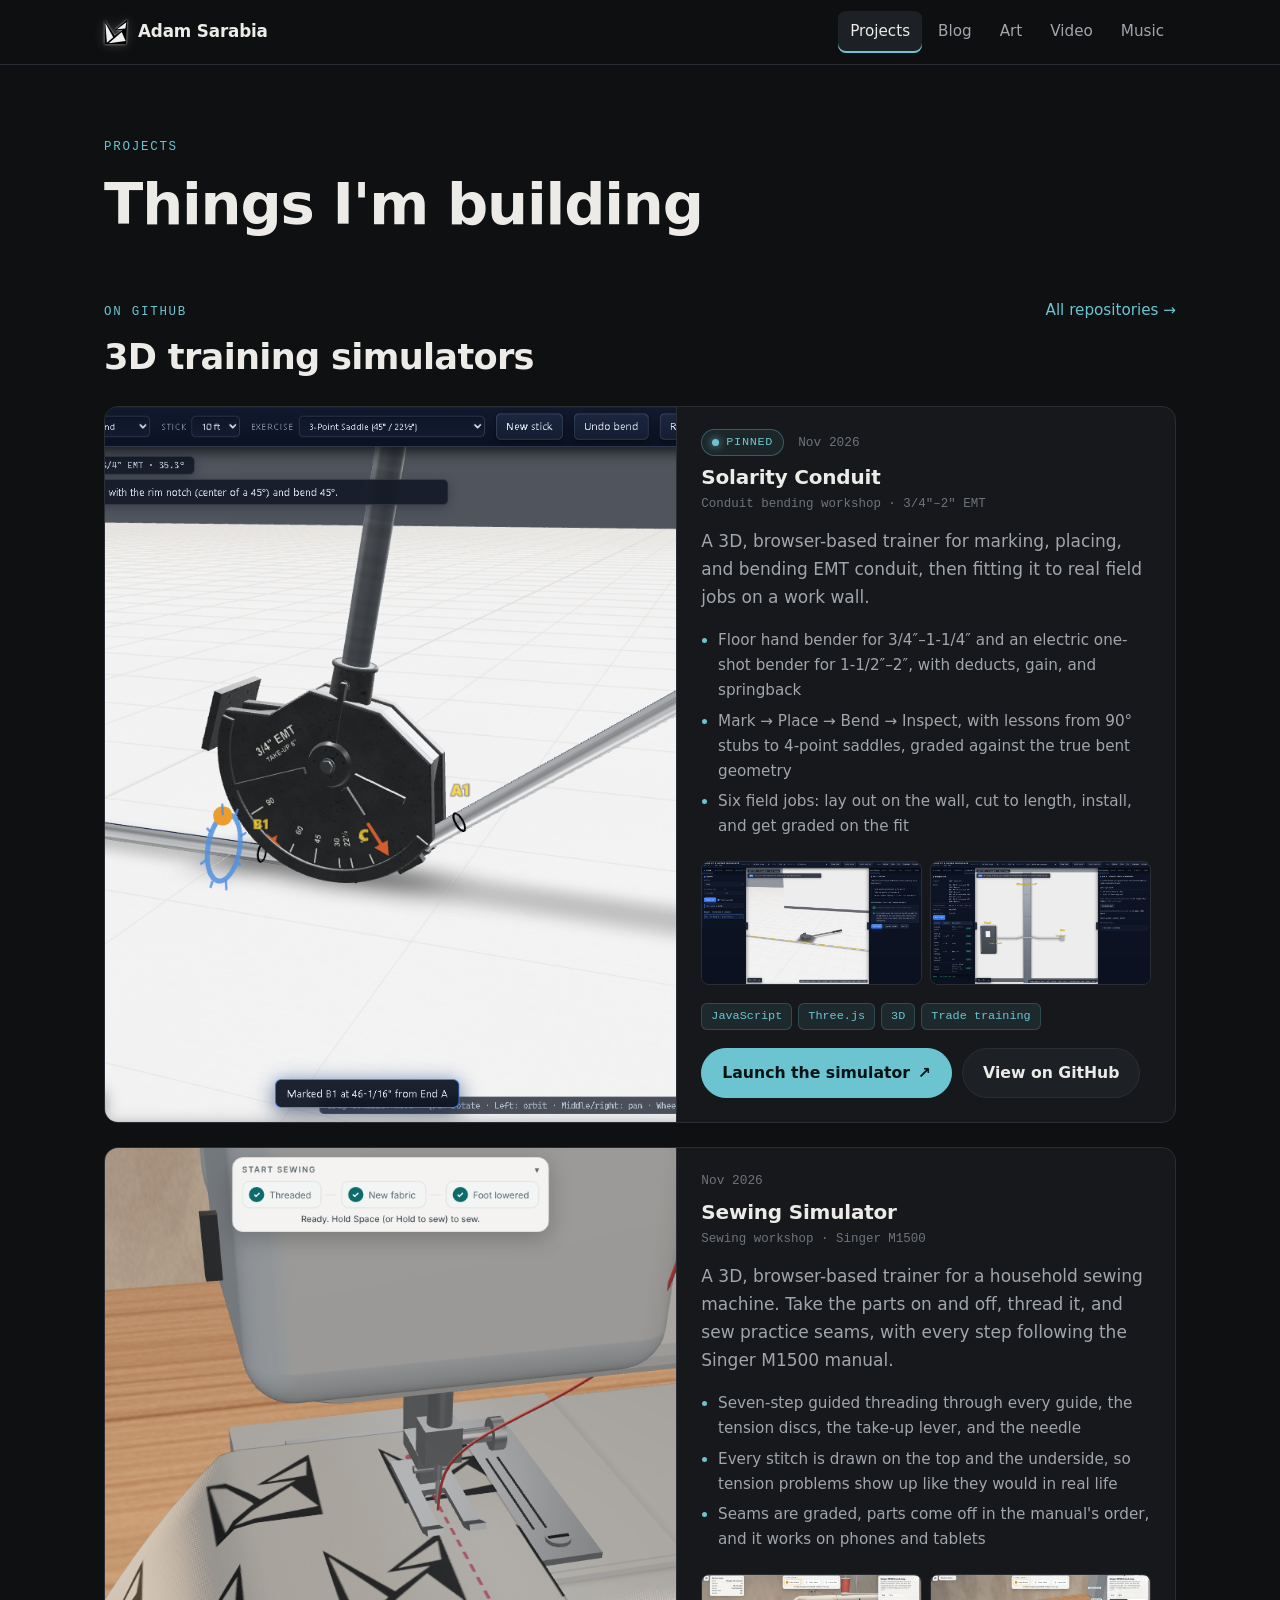
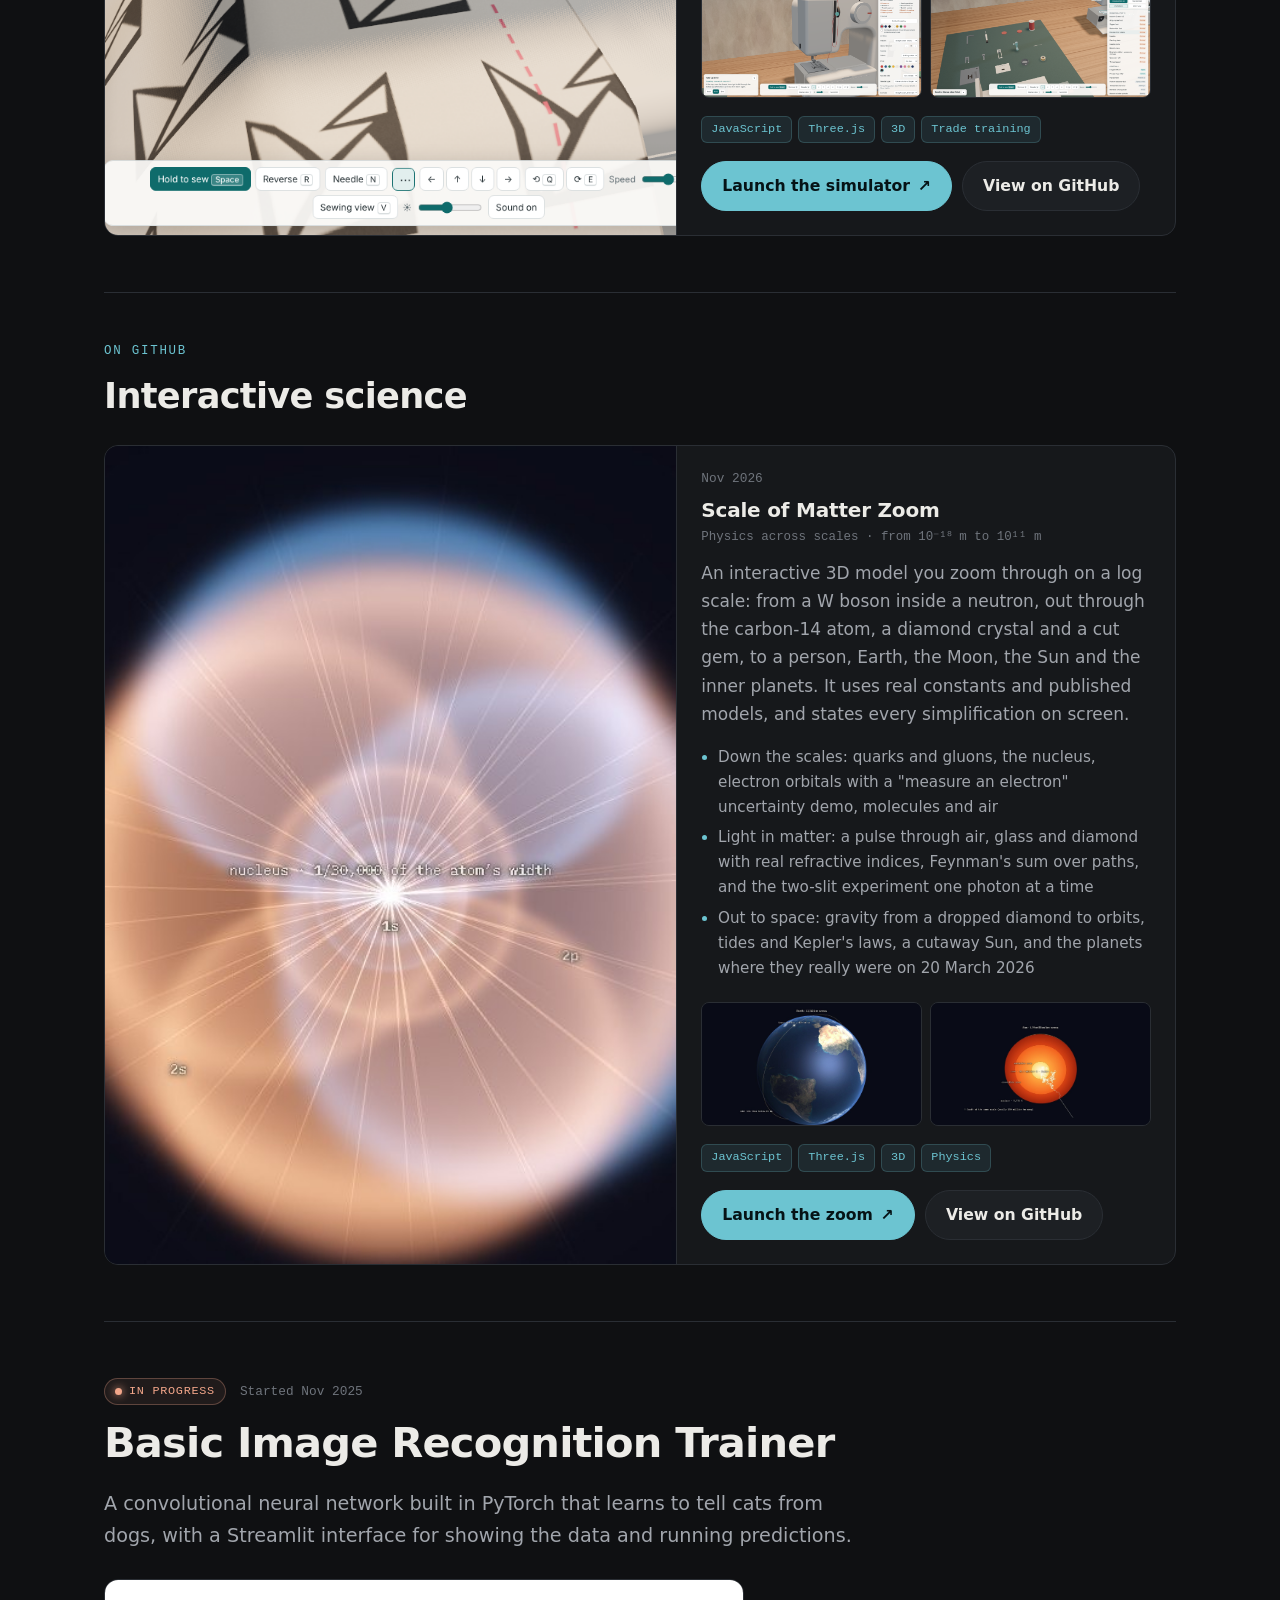
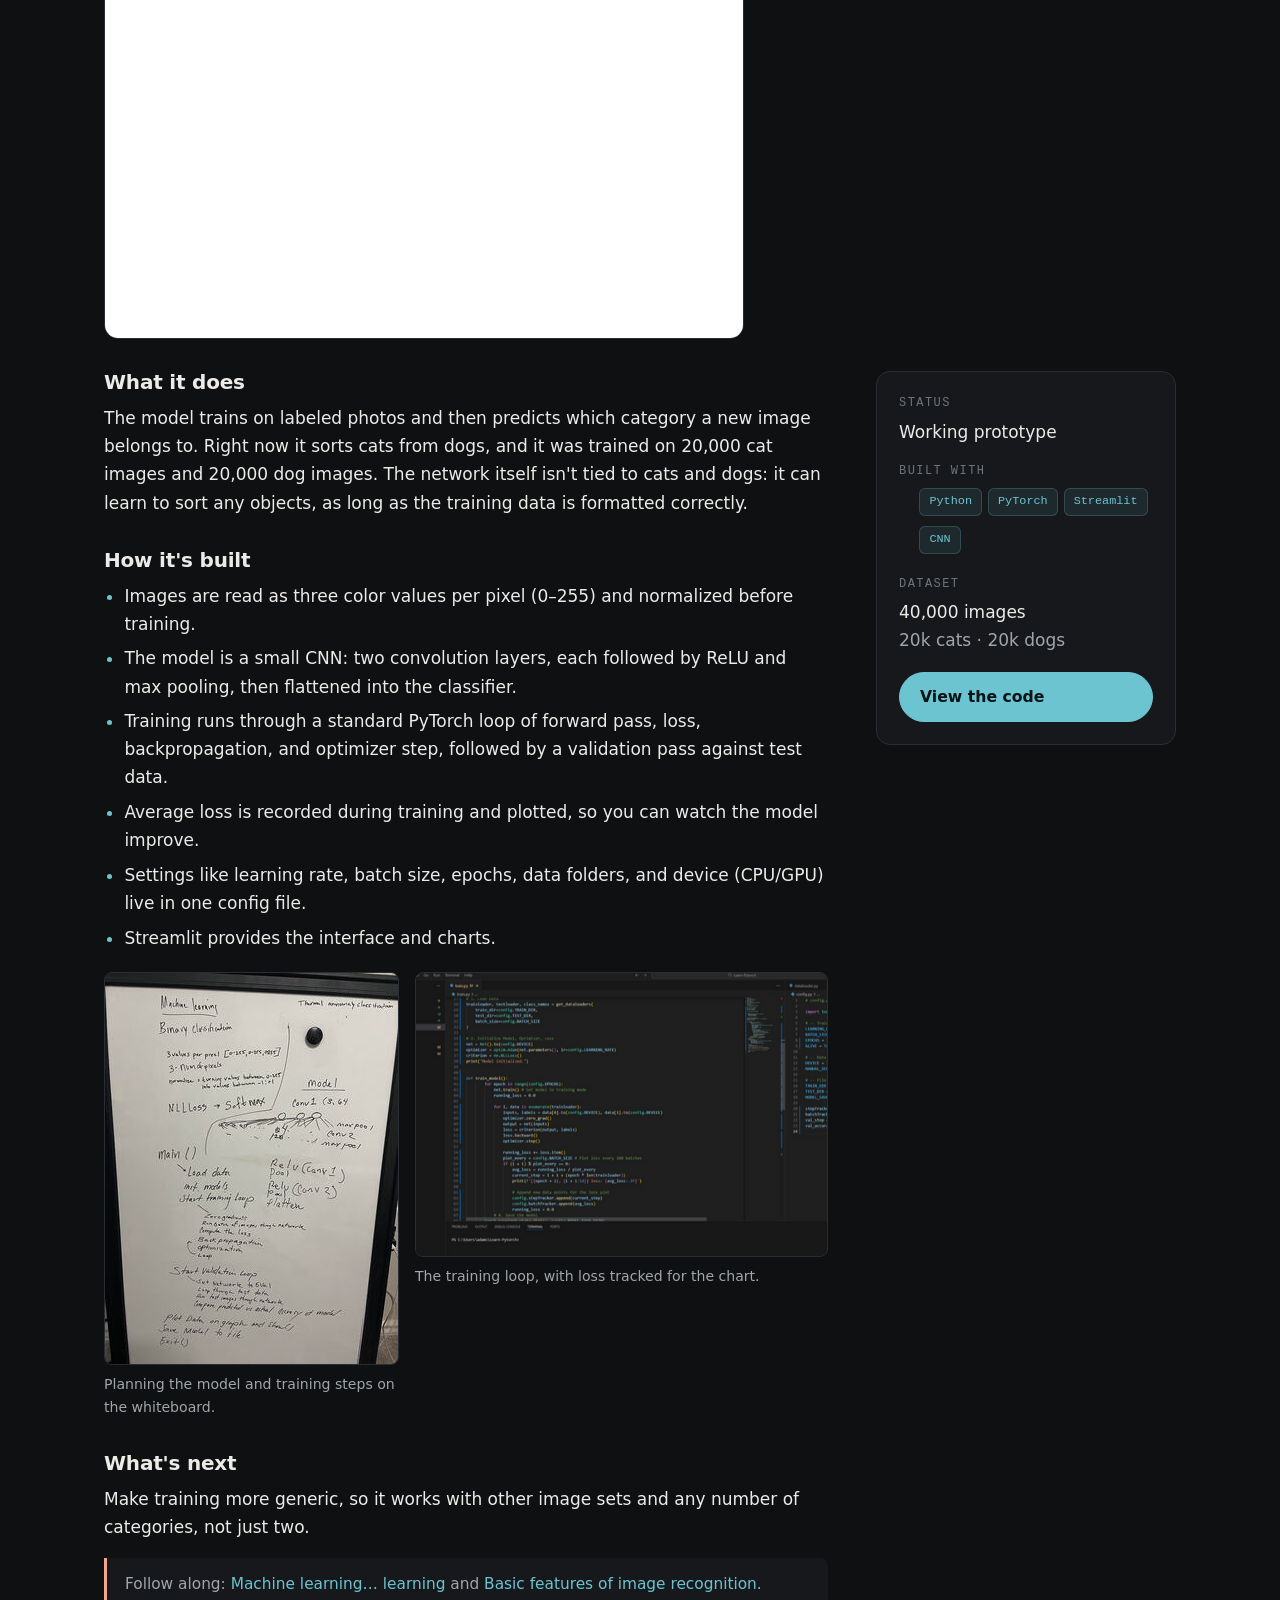
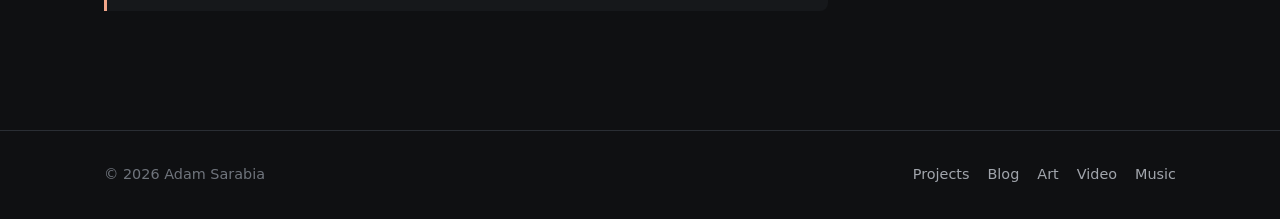
<file: projects.html>
<!DOCTYPE html>
<html lang="en">
<head>
  <meta charset="utf-8">
  <meta name="viewport" content="width=device-width, initial-scale=1">
  <title>Projects · Adam Sarabia</title>
  <meta name="description" content="Programming projects: what they do, how they're built, and what's next.">
  <link rel="icon" href="assets/img/favicon.svg" type="image/svg+xml">
  <link rel="stylesheet" href="assets/css/style.css">
</head>
<body>
  <a class="skip-link" href="#main">Skip to content</a>

  <header class="site-header">
    <div class="container">
      <a class="brand" href="index.html"><img src="assets/img/logo.svg" alt="" width="24" height="26">Adam Sarabia</a>
      <button class="nav-toggle" type="button" aria-expanded="false" aria-controls="site-nav" aria-label="Menu"><span></span></button>
      <nav class="site-nav" id="site-nav" aria-label="Main">
        <ul>
          <li><a href="projects.html" aria-current="page">Projects</a></li>
          <li><a href="blog.html">Blog</a></li>
          <li><a href="art.html">Art</a></li>
          <li><a href="video.html">Video</a></li>
          <li><a href="music.html">Music</a></li>
        </ul>
      </nav>
    </div>
  </header>

  <main id="main">
    <div class="container">
      <header class="page-head">
        <p class="eyebrow">Projects</p>
        <h1>Things I'm building</h1>
      </header>

      <!-- ================================================================
           GITHUB PROJECTS: newest at the top, with the pinned project first.
           To add one, copy an <article class="card gh-card"> block, paste it
           right below the pinned one, and change the text, images, and links.
           To pin a different project, move its block to the top and move the
           <span class="badge">Pinned</span> line into it.
           ================================================================ -->
      <section class="gh-section" id="github" aria-labelledby="github-title">
        <div class="section-head">
          <div>
            <p class="eyebrow">On GitHub</p>
            <h2 id="github-title">3D training simulators</h2>
          </div>
          <a href="https://github.com/asarabiapersonal">All repositories &rarr;</a>
        </div>

        <div class="gh-list">
          <article class="card gh-card" id="solarity-conduit">
            <a class="gh-media" href="assets/img/projects/conduit-bending/bend.png" data-lightbox="conduit">
              <img src="assets/img/projects/conduit-bending/bend.png" alt="Bending a 3-point saddle on a 3/4-inch EMT hand bender, with the bending math panel open" width="1600" height="900" loading="lazy">
            </a>
            <div class="card-body">
              <div class="project-head"><span class="badge badge-pin">Pinned</span><time datetime="2026-11">Nov 2026</time></div>
              <h3>Solarity Conduit</h3>
              <p class="gh-sub">Conduit bending workshop · 3/4″–2″ EMT</p>
              <p class="muted">A 3D, browser-based trainer for marking, placing, and bending EMT conduit, then fitting it to real field jobs on a work wall.</p>
              <ul class="points">
                <li>Floor hand bender for 3/4″–1-1/4″ and an electric one-shot bender for 1-1/2″–2″, with deducts, gain, and springback</li>
                <li>Mark → Place → Bend → Inspect, with lessons from 90° stubs to 4-point saddles, graded against the true bent geometry</li>
                <li>Six field jobs: lay out on the wall, cut to length, install, and get graded on the fit</li>
              </ul>
              <div class="gh-thumbs">
                <a href="assets/img/projects/conduit-bending/mark.png" data-lightbox="conduit"><img src="assets/img/projects/conduit-bending/mark.png" alt="Marking a 90-degree stub-up with the tape hooked on the end" width="1600" height="900" loading="lazy"></a>
                <a href="assets/img/projects/conduit-bending/field-job.png" data-lightbox="conduit"><img src="assets/img/projects/conduit-bending/field-job.png" alt="A 4-point saddle over a wireway, installed between the panel and the box" width="1600" height="900" loading="lazy"></a>
              </div>
              <ul class="tags"><li>JavaScript</li><li>Three.js</li><li>3D</li><li>Trade training</li></ul>
              <div class="gh-links">
                <a class="btn btn-primary" href="https://asarabiapersonal.github.io/Solarity-Conduit/" target="_blank" rel="noopener">Launch the simulator <span class="arrow" aria-hidden="true">&#8599;</span></a>
                <a class="btn" href="https://github.com/asarabiapersonal/Solarity-Conduit">View on GitHub</a>
              </div>
            </div>
          </article>

          <article class="card gh-card" id="sewing-simulator">
            <a class="gh-media" href="assets/img/projects/sewing-workshop/sewing.png" data-lightbox="sewing">
              <img src="assets/img/projects/sewing-workshop/sewing.png" alt="Sewing a straight seam on quilting cotton printed with my logo, under a warm pendant lamp, with the machine status and stitch settings panels" width="1600" height="900" loading="lazy">
            </a>
            <div class="card-body">
              <div class="project-head"><time datetime="2026-11">Nov 2026</time></div>
              <h3>Sewing Simulator</h3>
              <p class="gh-sub">Sewing workshop · Singer M1500</p>
              <p class="muted">A 3D, browser-based trainer for a household sewing machine. Take the parts on and off, thread it, and sew practice seams, with every step following the Singer M1500 manual.</p>
              <ul class="points">
                <li>Seven-step guided threading through every guide, the tension discs, the take-up lever, and the needle</li>
                <li>Every stitch is drawn on the top and the underside, so tension problems show up like they would in real life</li>
                <li>Seams are graded, parts come off in the manual's order, and it works on phones and tablets</li>
              </ul>
              <div class="gh-thumbs">
                <a href="assets/img/projects/sewing-workshop/threading.png" data-lightbox="sewing"><img src="assets/img/projects/sewing-workshop/threading.png" alt="Guided threading at the take-up lever" width="1600" height="900" loading="lazy"></a>
                <a href="assets/img/projects/sewing-workshop/parts.png" data-lightbox="sewing"><img src="assets/img/projects/sewing-workshop/parts.png" alt="Every user part taken off the machine and laid out on the parts tray" width="1600" height="900" loading="lazy"></a>
              </div>
              <ul class="tags"><li>JavaScript</li><li>Three.js</li><li>3D</li><li>Trade training</li></ul>
              <div class="gh-links">
                <a class="btn btn-primary" href="https://asarabiapersonal.github.io/Sewing-Workshop/" target="_blank" rel="noopener">Launch the simulator <span class="arrow" aria-hidden="true">&#8599;</span></a>
                <a class="btn" href="https://github.com/asarabiapersonal/Sewing-Workshop">View on GitHub</a>
              </div>
            </div>
          </article>
        </div>
      </section>

      <section class="gh-section" id="science" aria-labelledby="science-title">
        <div class="section-head">
          <div>
            <p class="eyebrow">On GitHub</p>
            <h2 id="science-title">Interactive science</h2>
          </div>
        </div>

        <div class="gh-list">
          <article class="card gh-card" id="scale-zoom">
            <a class="gh-media" href="assets/img/projects/scale-zoom/atom.jpg" data-lightbox="scale-zoom">
              <img src="assets/img/projects/scale-zoom/atom.jpg" alt="A carbon-14 atom: electron clouds in the 1s, 2s and 2p orbitals around a tiny bright nucleus" width="1200" height="675" loading="lazy">
            </a>
            <div class="card-body">
              <div class="project-head"><time datetime="2026-11">Nov 2026</time></div>
              <h3>Scale of Matter Zoom</h3>
              <p class="gh-sub">Physics across scales · from 10⁻¹⁸ m to 10¹¹ m</p>
              <p class="muted">An interactive 3D model you zoom through on a log scale: from a W boson inside a neutron, out through the carbon-14 atom, a diamond crystal and a cut gem, to a person, Earth, the Moon, the Sun and the inner planets. It uses real constants and published models, and states every simplification on screen.</p>
              <ul class="points">
                <li>Down the scales: quarks and gluons, the nucleus, electron orbitals with a "measure an electron" uncertainty demo, molecules and air</li>
                <li>Light in matter: a pulse through air, glass and diamond with real refractive indices, Feynman's sum over paths, and the two-slit experiment one photon at a time</li>
                <li>Out to space: gravity from a dropped diamond to orbits, tides and Kepler's laws, a cutaway Sun, and the planets where they really were on 20 March 2026</li>
              </ul>
              <div class="gh-thumbs">
                <a href="assets/img/projects/scale-zoom/earth.jpg" data-lightbox="scale-zoom"><img src="assets/img/projects/scale-zoom/earth.jpg" alt="Earth at true scale with the space station's orbit and gravity drawn as arrows" width="1200" height="675" loading="lazy"></a>
                <a href="assets/img/projects/scale-zoom/sun.jpg" data-lightbox="scale-zoom"><img src="assets/img/projects/scale-zoom/sun.jpg" alt="A cutaway of the Sun showing the core, radiative zone and convection zone, with energy random-walking out" width="1200" height="675" loading="lazy"></a>
              </div>
              <ul class="tags"><li>JavaScript</li><li>Three.js</li><li>3D</li><li>Physics</li></ul>
              <div class="gh-links">
                <a class="btn btn-primary" href="https://asarabiapersonal.github.io/scale-zoom/" target="_blank" rel="noopener">Launch the zoom <span class="arrow" aria-hidden="true">&#8599;</span></a>
                <a class="btn" href="https://github.com/asarabiapersonal/scale-zoom">View on GitHub</a>
              </div>
            </div>
          </article>
        </div>
      </section>

      <!-- ================================================================
           PROJECT: Basic Image Recognition Trainer
           To add another project, copy everything from <article ...> to
           </article> and paste it below, then change the text.
           ================================================================ -->
      <article class="project" id="image-recognition-trainer">
        <div class="project-head">
          <span class="badge">In progress</span>
          <time datetime="2025-11">Started Nov 2025</time>
        </div>
        <h2>Basic Image Recognition Trainer</h2>
        <p class="lede">A convolutional neural network built in PyTorch that learns to tell cats from dogs, with a Streamlit interface for showing the data and running predictions.</p>

        <div class="embed embed-small" style="margin-top:28px">
          <iframe src="https://www.youtube-nocookie.com/embed/51FIJ_pHA_Q" title="Basic Image Recognition Trainer demo" loading="lazy" allow="accelerometer; encrypted-media; gyroscope; picture-in-picture; fullscreen" referrerpolicy="strict-origin-when-cross-origin" allowfullscreen></iframe>
        </div>

        <div class="project-layout">
          <div>
            <h3>What it does</h3>
            <p>The model trains on labeled photos and then predicts which category a new image belongs to. Right now it sorts cats from dogs, and it was trained on 20,000 cat images and 20,000 dog images. The network itself isn't tied to cats and dogs: it can learn to sort any objects, as long as the training data is formatted correctly.</p>

            <h3>How it's built</h3>
            <ul>
              <li>Images are read as three color values per pixel (0–255) and normalized before training.</li>
              <li>The model is a small CNN: two convolution layers, each followed by ReLU and max pooling, then flattened into the classifier.</li>
              <li>Training runs through a standard PyTorch loop of forward pass, loss, backpropagation, and optimizer step, followed by a validation pass against test data.</li>
              <li>Average loss is recorded during training and plotted, so you can watch the model improve.</li>
              <li>Settings like learning rate, batch size, epochs, data folders, and device (CPU/GPU) live in one config file.</li>
              <li>Streamlit provides the interface and charts.</li>
            </ul>

            <div class="figures">
              <figure>
                <a href="assets/img/projects/image-classifier/whiteboard.jpg" data-lightbox="classifier">
                  <img src="assets/img/projects/image-classifier/whiteboard.jpg" alt="Whiteboard notes planning the model: binary classification, pixel normalization, conv and max-pool layers, and the training and validation loops" width="293" height="391" loading="lazy">
                </a>
                <figcaption>Planning the model and training steps on the whiteboard.</figcaption>
              </figure>
              <figure>
                <a href="assets/img/projects/image-classifier/training-code.png" data-lightbox="classifier">
                  <img src="assets/img/projects/image-classifier/training-code.png" alt="The PyTorch training loop in VS Code" width="495" height="341" loading="lazy">
                </a>
                <figcaption>The training loop, with loss tracked for the chart.</figcaption>
              </figure>
            </div>

            <h3>What's next</h3>
            <p>Make training more generic, so it works with other image sets and any number of categories, not just two.</p>

            <p class="note">Follow along: <a href="blog.html#machine-learning-learning">Machine learning… learning</a> and <a href="blog.html#basic-features-of-image-recognition">Basic features of image recognition</a>.</p>
          </div>

          <aside>
            <div class="aside-box">
              <dl>
                <dt>Status</dt>
                <dd>Working prototype</dd>
                <dt>Built with</dt>
                <dd>
                  <ul class="tags">
                    <li>Python</li><li>PyTorch</li><li>Streamlit</li><li>CNN</li>
                  </ul>
                </dd>
                <dt>Dataset</dt>
                <dd>40,000 images<br><span class="muted">20k cats · 20k dogs</span></dd>
              </dl>
              <div class="aside-links">
                <a class="btn btn-primary" href="https://github.com/asarabiapersonal/General-Image-Recognition-Trainer">View the code</a>
                <!-- When there's a live demo, uncomment this and paste the URL in.
                <a class="btn" href="https://YOUR-APP.streamlit.app">Try the live demo</a>
                -->
              </div>
            </div>
          </aside>
        </div>
      </article>

    </div>
  </main>

  <footer class="site-footer">
    <div class="container">
      <span>&copy; <span id="year">2026</span> Adam Sarabia</span>
      <nav aria-label="Footer">
        <a href="projects.html">Projects</a>
        <a href="blog.html">Blog</a>
        <a href="art.html">Art</a>
        <a href="video.html">Video</a>
        <a href="music.html">Music</a>
      </nav>
    </div>
  </footer>

  <script src="assets/js/site.js" defer></script>
  <!-- Visitor stats: GoatCounter (no cookies, no personal data) -->
  <script data-goatcounter="https://adamsarabia.goatcounter.com/count" async src="https://gc.zgo.at/count.js"></script>
</body>
</html>
</file>
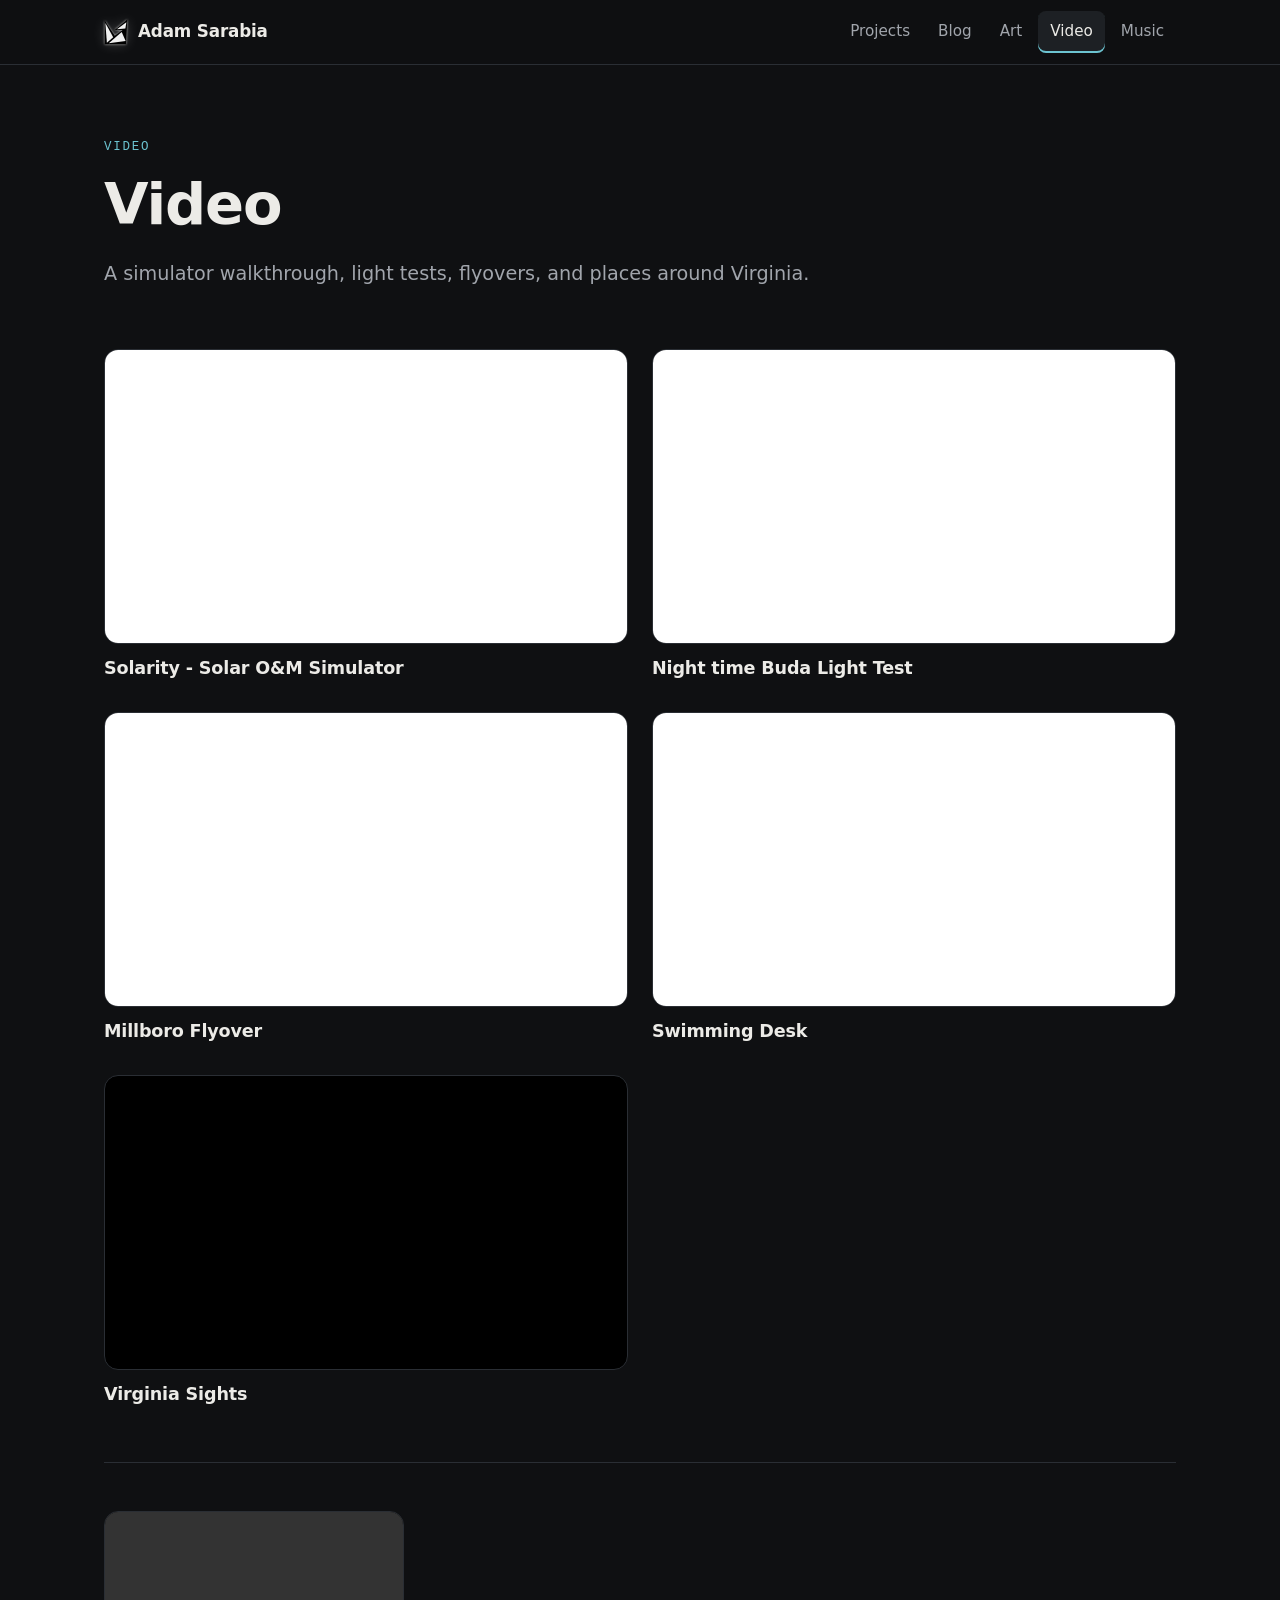
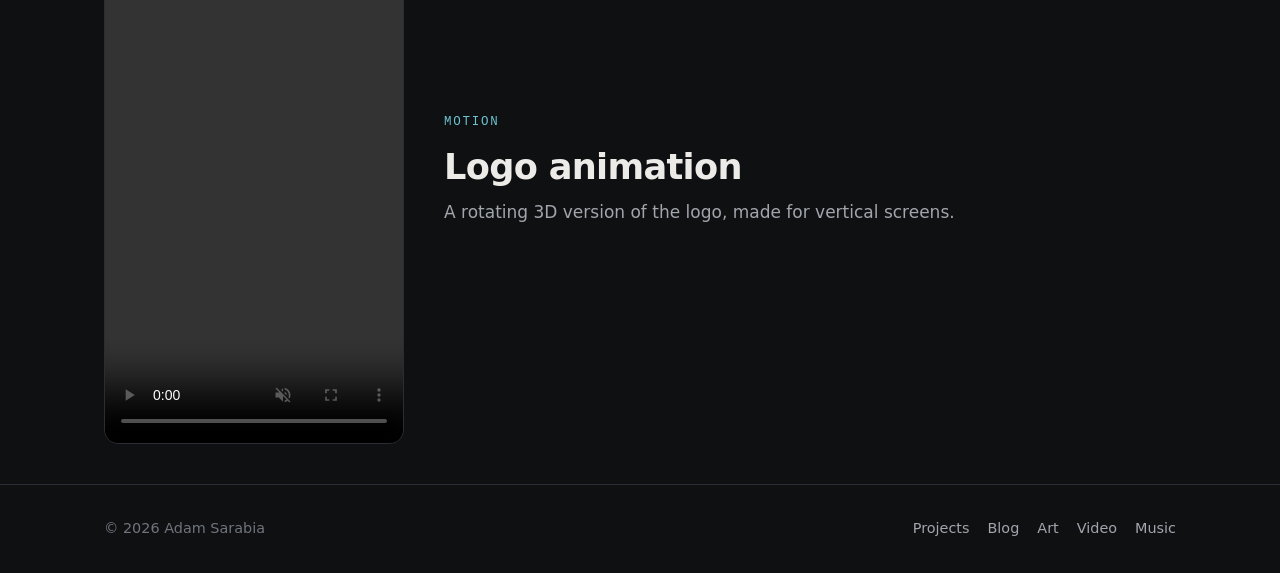
<file: video.html>
<!DOCTYPE html>
<html lang="en">
<head>
  <meta charset="utf-8">
  <meta name="viewport" content="width=device-width, initial-scale=1">
  <title>Video · Adam Sarabia</title>
  <meta name="description" content="Videos: a solar simulator walkthrough, light tests, flyovers, and Virginia sights.">
  <link rel="icon" href="assets/img/favicon.svg" type="image/svg+xml">
  <link rel="stylesheet" href="assets/css/style.css">
</head>
<body>
  <a class="skip-link" href="#main">Skip to content</a>

  <header class="site-header">
    <div class="container">
      <a class="brand" href="index.html"><img src="assets/img/logo.svg" alt="" width="24" height="26">Adam Sarabia</a>
      <button class="nav-toggle" type="button" aria-expanded="false" aria-controls="site-nav" aria-label="Menu"><span></span></button>
      <nav class="site-nav" id="site-nav" aria-label="Main">
        <ul>
          <li><a href="projects.html">Projects</a></li>
          <li><a href="blog.html">Blog</a></li>
          <li><a href="art.html">Art</a></li>
          <li><a href="video.html" aria-current="page">Video</a></li>
          <li><a href="music.html">Music</a></li>
        </ul>
      </nav>
    </div>
  </header>

  <main id="main">
    <div class="container">
      <header class="page-head">
        <p class="eyebrow">Video</p>
        <h1>Video</h1>
        <p class="lede">A simulator walkthrough, light tests, flyovers, and places around Virginia.</p>
      </header>

      <!-- Videos use youtube-nocookie.com, YouTube's privacy-enhanced mode.
           To add one: copy a <div> block and replace the video ID after /embed/. -->
      <div class="video-grid">
        <div>
          <div class="embed"><iframe src="https://www.youtube-nocookie.com/embed/KiwIiItYXFU" title="Solarity - Solar O&amp;M Simulator" loading="lazy" allow="accelerometer; encrypted-media; gyroscope; picture-in-picture; fullscreen" referrerpolicy="strict-origin-when-cross-origin" allowfullscreen></iframe></div>
          <h3>Solarity - Solar O&amp;M Simulator</h3>
        </div>
        <div>
          <div class="embed"><iframe src="https://www.youtube-nocookie.com/embed/q0BnZOdwrng" title="Night time Buda Light Test" loading="lazy" allow="accelerometer; encrypted-media; gyroscope; picture-in-picture; fullscreen" referrerpolicy="strict-origin-when-cross-origin" allowfullscreen></iframe></div>
          <h3>Night time Buda Light Test</h3>
        </div>
        <div>
          <div class="embed"><iframe src="https://www.youtube-nocookie.com/embed/heBFB9m1SE0" title="Millboro Flyover" loading="lazy" allow="accelerometer; encrypted-media; gyroscope; picture-in-picture; fullscreen" referrerpolicy="strict-origin-when-cross-origin" allowfullscreen></iframe></div>
          <h3>Millboro Flyover</h3>
        </div>
        <div>
          <div class="embed"><iframe src="https://www.youtube-nocookie.com/embed/qcl_hY1ArlI" title="Swimming Desk" loading="lazy" allow="accelerometer; encrypted-media; gyroscope; picture-in-picture; fullscreen" referrerpolicy="strict-origin-when-cross-origin" allowfullscreen></iframe></div>
          <h3>Swimming Desk</h3>
        </div>
        <div>
          <div class="embed"><iframe src="https://www.youtube-nocookie.com/embed/5x3hlENs2sA" title="Virginia Sights" loading="lazy" allow="accelerometer; encrypted-media; gyroscope; picture-in-picture; fullscreen" referrerpolicy="strict-origin-when-cross-origin" allowfullscreen></iframe></div>
          <h3>Virginia Sights</h3>
        </div>
      </div>

      <section class="video-vertical" aria-labelledby="logo-anim-title">
        <video src="assets/video/logo-animation.mp4#t=4" controls muted loop preload="metadata" playsinline width="1080" height="1920"></video>
        <div>
          <p class="eyebrow">Motion</p>
          <h2 id="logo-anim-title">Logo animation</h2>
          <p class="muted">A rotating 3D version of the logo, made for vertical screens.</p>
        </div>
      </section>
    </div>
  </main>

  <footer class="site-footer">
    <div class="container">
      <span>&copy; <span id="year">2026</span> Adam Sarabia</span>
      <nav aria-label="Footer">
        <a href="projects.html">Projects</a>
        <a href="blog.html">Blog</a>
        <a href="art.html">Art</a>
        <a href="video.html">Video</a>
        <a href="music.html">Music</a>
      </nav>
    </div>
  </footer>

  <script src="assets/js/site.js" defer></script>
  <!-- Visitor stats: GoatCounter (no cookies, no personal data) -->
  <script data-goatcounter="https://adamsarabia.goatcounter.com/count" async src="https://gc.zgo.at/count.js"></script>
</body>
</html>
</file>
<file: assets/css/style.css>
/* ==========================================================================
   Adam Sarabia — site styles
   Colors: change the values under :root to re-theme the whole site.
   ========================================================================== */

:root {
  --bg: #0f1012;
  --surface: #16181b;
  --surface-2: #1d2024;
  --border: #2a2e34;
  --text: #ecebe7;
  --muted: #a1a5ac;
  --faint: #6f747c;
  --accent: #6cc4d1;      /* teal, from the paintings */
  --accent-2: #f2a68a;    /* peach, from the paintings */
  --radius: 14px;
  --radius-sm: 8px;
  --max: 1120px;
  --font: system-ui, -apple-system, "Segoe UI", Roboto, "Helvetica Neue", Arial, sans-serif;
  --mono: ui-monospace, "Cascadia Code", "SF Mono", Consolas, "Liberation Mono", monospace;
  color-scheme: dark;
}

*, *::before, *::after { box-sizing: border-box; }

html { scroll-behavior: smooth; }
@media (prefers-reduced-motion: reduce) {
  html { scroll-behavior: auto; }
  *, *::before, *::after { animation: none !important; transition: none !important; }
  /* Keep the gentle logo float even when the system asks for less motion. */
  .hero-mark img { animation: float 7s ease-in-out infinite !important; }
}

body {
  margin: 0;
  background: var(--bg);
  color: var(--text);
  font-family: var(--font);
  font-size: 17px;
  line-height: 1.65;
  -webkit-font-smoothing: antialiased;
  text-rendering: optimizeLegibility;
  min-height: 100vh;
  display: flex;
  flex-direction: column;
}

main { flex: 1; }

img, video, iframe { max-width: 100%; display: block; }

a { color: var(--accent); text-decoration: none; }
a:hover { text-decoration: underline; text-underline-offset: 3px; }

:focus-visible { outline: 2px solid var(--accent); outline-offset: 3px; border-radius: 4px; }

h1, h2, h3 { line-height: 1.15; letter-spacing: -0.02em; margin: 0 0 .5em; font-weight: 700; }
h1 { font-size: clamp(2.2rem, 5vw, 3.6rem); }
h2 { font-size: clamp(1.6rem, 3vw, 2.2rem); }
h3 { font-size: 1.25rem; letter-spacing: -0.01em; }
p  { margin: 0 0 1em; }

.container { width: 100%; max-width: var(--max); margin: 0 auto; padding: 0 24px; }
.narrow { max-width: 760px; }

.skip-link {
  position: absolute; left: -9999px; top: 8px; z-index: 100;
  background: var(--accent); color: #000; padding: 8px 14px; border-radius: var(--radius-sm);
}
.skip-link:focus { left: 8px; }

/* ---------- Small text helpers ---------- */
.eyebrow {
  font-family: var(--mono);
  font-size: .78rem;
  letter-spacing: .14em;
  text-transform: uppercase;
  color: var(--accent);
  margin: 0 0 .9rem;
}
.muted { color: var(--muted); }
.lede { font-size: 1.2rem; color: var(--muted); max-width: 62ch; }

/* ---------- Header ---------- */
.site-header {
  position: sticky; top: 0; z-index: 50;
  background: rgba(15, 16, 18, .82);
  backdrop-filter: saturate(140%) blur(12px);
  -webkit-backdrop-filter: saturate(140%) blur(12px);
  border-bottom: 1px solid var(--border);
}
.site-header .container { display: flex; align-items: center; justify-content: space-between; height: 64px; }

.brand { display: flex; align-items: center; gap: 10px; color: var(--text); font-weight: 700; letter-spacing: -0.01em; font-size: 1.05rem; }
.brand:hover { text-decoration: none; }
.brand img { width: 24px; height: auto; filter: drop-shadow(0 0 1px rgba(255,255,255,.7)) drop-shadow(0 0 6px rgba(255,255,255,.18)); }

.site-nav ul { list-style: none; display: flex; gap: 4px; margin: 0; padding: 0; }
.site-nav a {
  display: block; padding: 8px 12px; border-radius: var(--radius-sm);
  color: var(--muted); font-size: .95rem; font-weight: 500;
}
.site-nav a:hover { color: var(--text); background: var(--surface-2); text-decoration: none; }
.site-nav a[aria-current="page"] { color: var(--text); background: var(--surface-2); box-shadow: inset 0 -2px 0 var(--accent); }

.nav-toggle {
  display: none; background: none; border: 1px solid var(--border); color: var(--text);
  border-radius: var(--radius-sm); width: 42px; height: 38px; cursor: pointer; padding: 0;
}
.nav-toggle span, .nav-toggle span::before, .nav-toggle span::after {
  display: block; width: 18px; height: 2px; background: currentColor; margin: 0 auto; position: relative; border-radius: 2px;
  transition: transform .2s ease, background .2s ease;
}
.nav-toggle span::before, .nav-toggle span::after { content: ""; position: absolute; left: 0; }
.nav-toggle span::before { top: -6px; }
.nav-toggle span::after  { top: 6px; }
.nav-open .nav-toggle span { background: transparent; }
.nav-open .nav-toggle span::before { transform: translateY(6px) rotate(45deg); }
.nav-open .nav-toggle span::after  { transform: translateY(-6px) rotate(-45deg); }

@media (max-width: 760px) {
  .nav-toggle { display: block; }
  .site-nav {
    position: absolute; top: 64px; left: 0; right: 0;
    background: var(--bg); border-bottom: 1px solid var(--border);
    display: none;
  }
  .nav-open .site-nav { display: block; }
  .site-nav ul { flex-direction: column; padding: 12px 16px 18px; gap: 2px; }
  .site-nav a { padding: 12px 14px; font-size: 1.05rem; }
}

/* ---------- Page header (inner pages) ---------- */
.page-head { padding: 72px 0 40px; }
.page-head h1 { margin-bottom: .35em; }

/* ---------- Sections ---------- */
.section { padding: 56px 0; }
.section + .section { border-top: 1px solid var(--border); }
.section-head { display: flex; align-items: baseline; justify-content: space-between; gap: 16px; margin-bottom: 28px; flex-wrap: wrap; }
.section-head h2 { margin: 0; }
.section-head a { font-size: .95rem; white-space: nowrap; }

/* ---------- Hero (home) ---------- */
.hero { padding: 88px 0 72px; position: relative; overflow: hidden; }
.hero::before {
  content: ""; position: absolute; inset: -20% -10% auto auto; width: 60vw; height: 60vw; max-width: 760px; max-height: 760px;
  background: radial-gradient(closest-side, rgba(108,196,209,.12), transparent 70%);
  pointer-events: none;
}
.hero .container { display: grid; grid-template-columns: 1.25fr .75fr; gap: 48px; align-items: center; position: relative; }
.hero h1 { max-width: 15ch; }
.hero h1 .accent { color: var(--accent-2); white-space: nowrap; }
.hero-actions { display: flex; gap: 12px; flex-wrap: wrap; margin-top: 28px; }
.hero-mark { display: grid; place-items: center; }
.hero .container.hero-center { display: flex; flex-direction: column; align-items: center; text-align: center; gap: 0; }
.hero-center .hero-mark { margin-bottom: 32px; order: 0; justify-items: center; }
.hero-center .hero-tagline { margin-bottom: 36px; }
.hero-center .hero-mark img { width: min(220px, 55vw); }
.hero-center .hero-actions { justify-content: center; margin-top: 8px; }
.visually-hidden { position: absolute; width: 1px; height: 1px; overflow: hidden; clip: rect(0 0 0 0); white-space: nowrap; }
.hero-mark img {
  width: min(260px, 70%);
  height: auto;
  filter: drop-shadow(0 0 2px rgba(255,255,255,.9)) drop-shadow(0 0 22px rgba(255,255,255,.22));
  animation: float 7s ease-in-out infinite;
}
@keyframes float {
  0%, 100% { transform: translateY(0) rotate(0deg); }
  50% { transform: translateY(-10px) rotate(-2deg); }
}
@media (max-width: 820px) {
  .hero { padding: 56px 0 48px; }
  .hero .container { grid-template-columns: 1fr; }
  .hero-mark { order: -1; justify-items: start; }
  .hero-mark img { width: 92px; }
}

.chips { display: flex; flex-wrap: wrap; gap: 8px; margin: 22px 0 0; padding: 0; list-style: none; }
.chips li {
  font-family: var(--mono); font-size: .78rem; color: var(--muted);
  border: 1px solid var(--border); border-radius: 999px; padding: 4px 12px; background: var(--surface);
}

/* ---------- Buttons ---------- */
.btn {
  display: inline-flex; align-items: center; gap: 8px;
  padding: 11px 20px; border-radius: 999px; font-weight: 600; font-size: .98rem;
  border: 1px solid var(--border); color: var(--text); background: var(--surface-2);
  transition: border-color .15s ease, transform .15s ease, background .15s ease;
}
.btn:hover { text-decoration: none; border-color: var(--faint); transform: translateY(-1px); }
.btn-primary { background: var(--accent); border-color: var(--accent); color: #061316; }
.btn-primary:hover { background: #82d0db; border-color: #82d0db; }
.btn .arrow { transition: transform .15s ease; }
.btn:hover .arrow { transform: translateX(3px); }

/* ---------- Cards ---------- */
.card {
  background: var(--surface); border: 1px solid var(--border); border-radius: var(--radius);
  overflow: hidden; transition: border-color .2s ease, transform .2s ease;
}
a.card { color: inherit; display: block; }
a.card:hover { text-decoration: none; border-color: var(--faint); transform: translateY(-2px); }
.card-body { padding: 22px 24px 24px; }
.card-body h3 { margin-bottom: .35em; }
.card-body p:last-child { margin-bottom: 0; }

.grid { display: grid; gap: 20px; }
.grid-2 { grid-template-columns: repeat(2, 1fr); }
.grid-3 { grid-template-columns: repeat(3, 1fr); }
@media (max-width: 900px) { .grid-3 { grid-template-columns: 1fr 1fr; } }
@media (max-width: 640px) { .grid-2, .grid-3 { grid-template-columns: 1fr; } }

/* Featured project (home) */
.feature { display: grid; grid-template-columns: 1.1fr 1fr; max-width: 560px; margin: 0 auto; }
.feature-pair { display: grid; grid-template-columns: repeat(2, minmax(0, 560px)); gap: 20px; justify-content: center; }
@media (max-width: 820px) { .feature-pair { grid-template-columns: minmax(0, 560px); } }
.feature-pair .feature { max-width: none; margin: 0; width: 100%; }
.feature-wrap .section-head { max-width: 1140px; margin-left: auto; margin-right: auto; }
.feature-pair .feature-media { aspect-ratio: 16 / 9; display: block; }
.feature-pair .feature-media img { width: 100%; height: 100%; object-fit: cover; }
.feature-pair .feature-media { position: relative; overflow: hidden; padding: 0; }
.feature-wrap .feature-pair .feature-media img { position: absolute; inset: 0; width: 100%; height: 100%; }
.feature-pair .feature-media-album { background: #0b0c0e; }
.feature-pair .feature-media-album img { object-fit: contain; }
.feature-quad { grid-template-columns: repeat(4, minmax(0, 1fr)); max-width: 1140px; margin: 0 auto; }
.feature-quad .card-body h3 { font-size: 1.3rem !important; }
.feature-quad .feature .card-body { padding: 18px 18px 20px; }
@media (max-width: 1100px) { .feature-quad { grid-template-columns: repeat(2, minmax(0, 1fr)); max-width: 900px; } }
@media (max-width: 640px) { .feature-quad { grid-template-columns: minmax(0, 560px); } }
.feature-wrap .feature-pair .feature-media iframe { position: absolute; inset: 0; width: 100%; height: 100%; border: 0; }
.feature-wrap .feature { grid-template-columns: 1fr; }
.feature-wrap .feature-media { border-right: 0; border-bottom: 1px solid var(--border); padding: 0; }
.feature-wrap .feature-media img { border: 0; border-radius: 0; width: 100%; height: auto; }
.feature-wrap .feature .card-body { padding: 22px 24px 24px; }
.feature-media { background: #0b0c0e; border-right: 1px solid var(--border); display: grid; place-items: center; padding: 20px; }
.feature-media img { border-radius: var(--radius-sm); border: 1px solid var(--border); }
.feature .card-body { padding: 32px; display: flex; flex-direction: column; justify-content: center; }
@media (max-width: 820px) {
  .feature { grid-template-columns: 1fr; }
  .feature-media { border-right: 0; border-bottom: 1px solid var(--border); }
}

.tags { display: flex; flex-wrap: wrap; gap: 6px; margin: 14px 0 18px; padding: 0; list-style: none; }
.tags li {
  font-family: var(--mono); font-size: .74rem; padding: 3px 9px; border-radius: 6px;
  background: rgba(108,196,209,.1); color: var(--accent); border: 1px solid rgba(108,196,209,.22);
}

.badge {
  display: inline-flex; align-items: center; gap: 7px;
  font-family: var(--mono); font-size: .74rem; letter-spacing: .06em; text-transform: uppercase;
  color: var(--accent-2); border: 1px solid rgba(242,166,138,.3); background: rgba(242,166,138,.08);
  padding: 3px 10px; border-radius: 999px; align-self: flex-start;
}
.badge::before { content: ""; width: 7px; height: 7px; border-radius: 50%; background: currentColor; box-shadow: 0 0 8px currentColor; }

/* Post cards (home + blog list) */
.post-card time, .post time {
  font-family: var(--mono); font-size: .8rem; color: var(--faint); display: block; margin-bottom: 8px;
}

/* Art strip (home) */
.art-strip { display: grid; grid-template-columns: repeat(5, 1fr); gap: 10px; }
.art-strip a { border-radius: var(--radius-sm); overflow: hidden; aspect-ratio: 3 / 4; border: 1px solid var(--border); }
.art-strip img { width: 100%; height: 100%; object-fit: cover; transition: transform .4s ease; }
.art-strip a:hover img { transform: scale(1.05); }
@media (max-width: 760px) { .art-strip { grid-template-columns: repeat(3, 1fr); } }

/* Link tiles (home: video / music) */
.tile { display: flex; align-items: center; gap: 18px; padding: 24px; }
.tile-icon {
  flex: none; width: 52px; height: 52px; border-radius: 12px; display: grid; place-items: center;
  background: var(--surface-2); border: 1px solid var(--border); color: var(--accent-2);
}
.tile h3 { margin: 0 0 2px; }
.tile p { margin: 0; color: var(--muted); font-size: .95rem; }

/* ---------- Project page ---------- */
.project { padding: 8px 0 64px; }
.project-head { display: flex; align-items: center; gap: 14px; flex-wrap: wrap; margin-bottom: 14px; }
.project-head time { font-family: var(--mono); font-size: .8rem; color: var(--faint); }
.project h2 { font-size: clamp(1.8rem, 3.6vw, 2.6rem); }
.project-layout { display: grid; grid-template-columns: 1fr 300px; gap: 48px; margin-top: 32px; }
@media (max-width: 900px) { .project-layout { grid-template-columns: 1fr; gap: 32px; } }
.project-layout h3 { margin-top: 1.6em; }
.project-layout h3:first-child { margin-top: 0; }
.project-layout ul { padding-left: 1.2em; margin: 0 0 1em; }
.project-layout li { margin-bottom: .4em; }
.project-layout li::marker { color: var(--accent); }

.aside-box { background: var(--surface); border: 1px solid var(--border); border-radius: var(--radius); padding: 22px; position: sticky; top: 88px; }
.aside-box h4 { font-family: var(--mono); font-size: .75rem; letter-spacing: .12em; text-transform: uppercase; color: var(--faint); margin: 0 0 8px; font-weight: 500; }
.aside-box dl { margin: 0; }
.aside-box dt { font-family: var(--mono); font-size: .75rem; letter-spacing: .12em; text-transform: uppercase; color: var(--faint); margin-top: 16px; }
.aside-box dt:first-child { margin-top: 0; }
.aside-box dd { margin: 4px 0 0; }
.aside-box .tags { margin: 6px 0 0; }
.aside-links { display: grid; gap: 8px; margin-top: 18px; }

.figures { display: grid; grid-template-columns: 1fr 1.4fr; gap: 16px; margin: 20px 0 8px; align-items: start; }
@media (max-width: 640px) { .figures { grid-template-columns: 1fr; } }
figure { margin: 0; }
figure img { border-radius: var(--radius-sm); border: 1px solid var(--border); width: 100%; height: auto; cursor: zoom-in; }
figcaption { font-size: .88rem; color: var(--muted); margin-top: 8px; }

.note {
  border-left: 3px solid var(--accent-2); background: var(--surface); padding: 14px 18px; border-radius: 0 var(--radius-sm) var(--radius-sm) 0;
  color: var(--muted); font-size: .96rem;
}

/* ---------- Embeds ---------- */
.embed { position: relative; aspect-ratio: 16 / 9; border-radius: var(--radius); overflow: hidden; background: #000; border: 1px solid var(--border); }
.embed iframe { position: absolute; inset: 0; width: 100%; height: 100%; border: 0; }
.video-grid { display: grid; grid-template-columns: repeat(2, 1fr); gap: 32px 24px; }
@media (max-width: 760px) { .video-grid { grid-template-columns: 1fr; } }
.video-grid h3 { margin: 14px 0 2px; font-size: 1.1rem; }
.video-grid p { margin: 0; color: var(--muted); font-size: .92rem; }
.video-vertical {
  display: flex; align-items: center; gap: 40px; margin-top: 56px; padding-top: 48px; border-top: 1px solid var(--border);
}
.video-vertical video {
  width: min(300px, 100%); height: auto; aspect-ratio: 9 / 16; border-radius: var(--radius);
  border: 1px solid var(--border); background: #000; flex: none;
}
.video-vertical h2 { margin-bottom: .3em; }
@media (max-width: 640px) { .video-vertical { flex-direction: column; align-items: flex-start; gap: 20px; } }

.embed-small { max-width: 640px; }

/* GitHub project cards */
.gh-section { padding: 0 0 56px; margin-bottom: 48px; border-bottom: 1px solid var(--border); }
.gh-list { display: grid; gap: 24px; }
.gh-card { display: grid; grid-template-columns: 1.15fr 1fr; }
.gh-card .project-head { margin-bottom: 10px; }
.gh-card .project-head time { font-family: var(--mono); font-size: .8rem; color: var(--faint); }
.gh-media { display: block; overflow: hidden; border-right: 1px solid var(--border); background: #0b0c0e; }
@media (max-width: 860px) {
  .gh-card { grid-template-columns: 1fr; }
  .gh-media { aspect-ratio: 16 / 9; border-right: 0; border-bottom: 1px solid var(--border); }
}
.badge-pin { color: var(--accent); border-color: rgba(108,196,209,.35); background: rgba(108,196,209,.08); }
.gh-media img { width: 100%; height: 100%; object-fit: cover; transition: transform .4s ease; }
.gh-media:hover img { transform: scale(1.03); }
.gh-card .card-body { flex: 1; display: flex; flex-direction: column; }
.gh-sub { font-family: var(--mono); font-size: .78rem; color: var(--faint); margin: -2px 0 12px; }
.gh-card .points { padding-left: 1.1em; margin: 0 0 16px; color: var(--muted); font-size: .95rem; }
.gh-card .points li { margin-bottom: .35em; }
.gh-card .points li::marker { color: var(--accent); }
.gh-thumbs { display: grid; grid-template-columns: 1fr 1fr; gap: 8px; margin-bottom: 4px; }
.gh-thumbs a { aspect-ratio: 16 / 9; overflow: hidden; border-radius: var(--radius-sm); border: 1px solid var(--border); }
.gh-thumbs img { width: 100%; height: 100%; object-fit: cover; transition: transform .4s ease; }
.gh-thumbs a:hover img { transform: scale(1.05); }
.gh-links { margin-top: auto; display: flex; gap: 10px; flex-wrap: wrap; }

.spotify { border-radius: var(--radius); overflow: hidden; border: 0; width: 100%; height: 352px; }
.spotify-full { height: 760px; }
.listen-title { font-size: 1rem; font-family: var(--mono); letter-spacing: .12em; text-transform: uppercase; color: var(--faint); font-weight: 500; margin: 32px 0 12px; }
.listen-links { display: flex; flex-wrap: wrap; gap: 10px; }

/* ---------- Blog ---------- */
.post { padding: 40px 0; border-top: 1px solid var(--border); }
.post:first-of-type { border-top: 0; padding-top: 8px; }
.post h2 { font-size: clamp(1.5rem, 3vw, 2rem); }
.post h2 a { color: inherit; }
.post .embed, .post .figures { margin: 22px 0; }
.post-footer { margin-top: 14px; font-size: .95rem; }

/* ---------- Art gallery ---------- */
.subnav { display: flex; gap: 8px; flex-wrap: wrap; margin-top: 26px; }
.subnav a { padding: 7px 16px; border-radius: 999px; border: 1px solid var(--border); color: var(--muted); font-size: .95rem; }
.subnav a:hover { color: var(--text); text-decoration: none; border-color: var(--faint); }

.gallery { columns: 3 260px; column-gap: 16px; }
.gallery a {
  display: block; margin: 0 0 16px; break-inside: avoid; border-radius: var(--radius-sm); overflow: hidden;
  border: 1px solid var(--border); background: var(--surface); position: relative;
}
.gallery img { width: 100%; height: auto; transition: transform .5s ease, opacity .3s ease, filter .4s ease; }
.gallery a:hover img { transform: scale(1.03); }
.gallery a::after {
  content: ""; position: absolute; inset: 0; box-shadow: inset 0 0 0 1px rgba(255,255,255,.04); pointer-events: none;
}
.art-section { scroll-margin-top: 90px; }

/* NSFW cover: blurred until clicked once (see site.js) */
.gallery a.nsfw:not(.revealed) img,
.gallery a.nsfw:not(.revealed):hover img {
  filter: blur(28px) brightness(.55) saturate(.7);
  transform: scale(1.15);
}
.gallery a.nsfw:not(.revealed) { cursor: pointer; }
.nsfw-cover {
  position: absolute; inset: 0; z-index: 1;
  display: flex; flex-direction: column; align-items: center; justify-content: center; gap: 10px;
  color: var(--text); text-align: center; pointer-events: none;
  transition: opacity .3s ease, visibility .3s ease;
}
.gallery a.nsfw.revealed .nsfw-cover { opacity: 0; visibility: hidden; }
.nsfw-tag {
  font-family: var(--mono); font-weight: 700; font-size: .85rem; letter-spacing: .18em;
  padding: 5px 14px 5px 16px; border-radius: 999px;
  border: 1px solid rgba(255,255,255,.55); background: rgba(0,0,0,.35);
}
.nsfw-hint { font-size: .9rem; color: rgba(255,255,255,.82); }
.gallery a.nsfw:not(.revealed):hover .nsfw-tag { background: rgba(0,0,0,.55); border-color: #fff; }

/* ---------- Lightbox ---------- */
.lightbox {
  position: fixed; inset: 0; z-index: 200; background: rgba(6, 7, 8, .94);
  display: none; align-items: center; justify-content: center; padding: 56px 72px;
}
.lightbox.open { display: flex; }
.lightbox img { max-width: 100%; max-height: 100%; object-fit: contain; border-radius: 6px; box-shadow: 0 20px 60px rgba(0,0,0,.6); }
.lightbox button {
  position: absolute; background: rgba(255,255,255,.06); color: var(--text); border: 1px solid rgba(255,255,255,.14);
  width: 46px; height: 46px; border-radius: 50%; font-size: 1.3rem; cursor: pointer; display: grid; place-items: center;
}
.lightbox button:hover { background: rgba(255,255,255,.14); }
.lb-close { top: 16px; right: 16px; }
.lb-prev { left: 16px; top: 50%; transform: translateY(-50%); }
.lb-next { right: 16px; top: 50%; transform: translateY(-50%); }
.lightbox img { transition: filter .3s ease; }
.lightbox.lb-blur img { filter: blur(40px) brightness(.5); cursor: pointer; }
.lightbox .lb-reveal {
  display: none; top: 50%; left: 50%; transform: translate(-50%, -50%);
  width: auto; height: auto; padding: 14px 22px; border-radius: 999px; gap: 12px;
  align-items: center; font-size: .95rem; background: rgba(0,0,0,.45);
}
.lightbox.lb-blur .lb-reveal { display: flex; }
.lightbox .lb-reveal .nsfw-tag { padding: 3px 10px 3px 12px; font-size: .78rem; }
.lb-count { position: absolute; bottom: 18px; left: 0; right: 0; text-align: center; font-family: var(--mono); font-size: .8rem; color: var(--muted); }
@media (max-width: 640px) {
  .lightbox { padding: 64px 12px; }
  .lb-prev, .lb-next { top: auto; bottom: 10px; transform: none; }
}

/* ---------- Footer ---------- */
.site-footer { border-top: 1px solid var(--border); padding: 32px 0; color: var(--faint); font-size: .9rem; margin-top: 40px; }
.site-footer .container { display: flex; justify-content: space-between; gap: 16px; flex-wrap: wrap; align-items: center; }
.site-footer nav { display: flex; gap: 18px; flex-wrap: wrap; }
.site-footer a { color: var(--muted); }
.site-footer a:hover { color: var(--text); }
</file>
